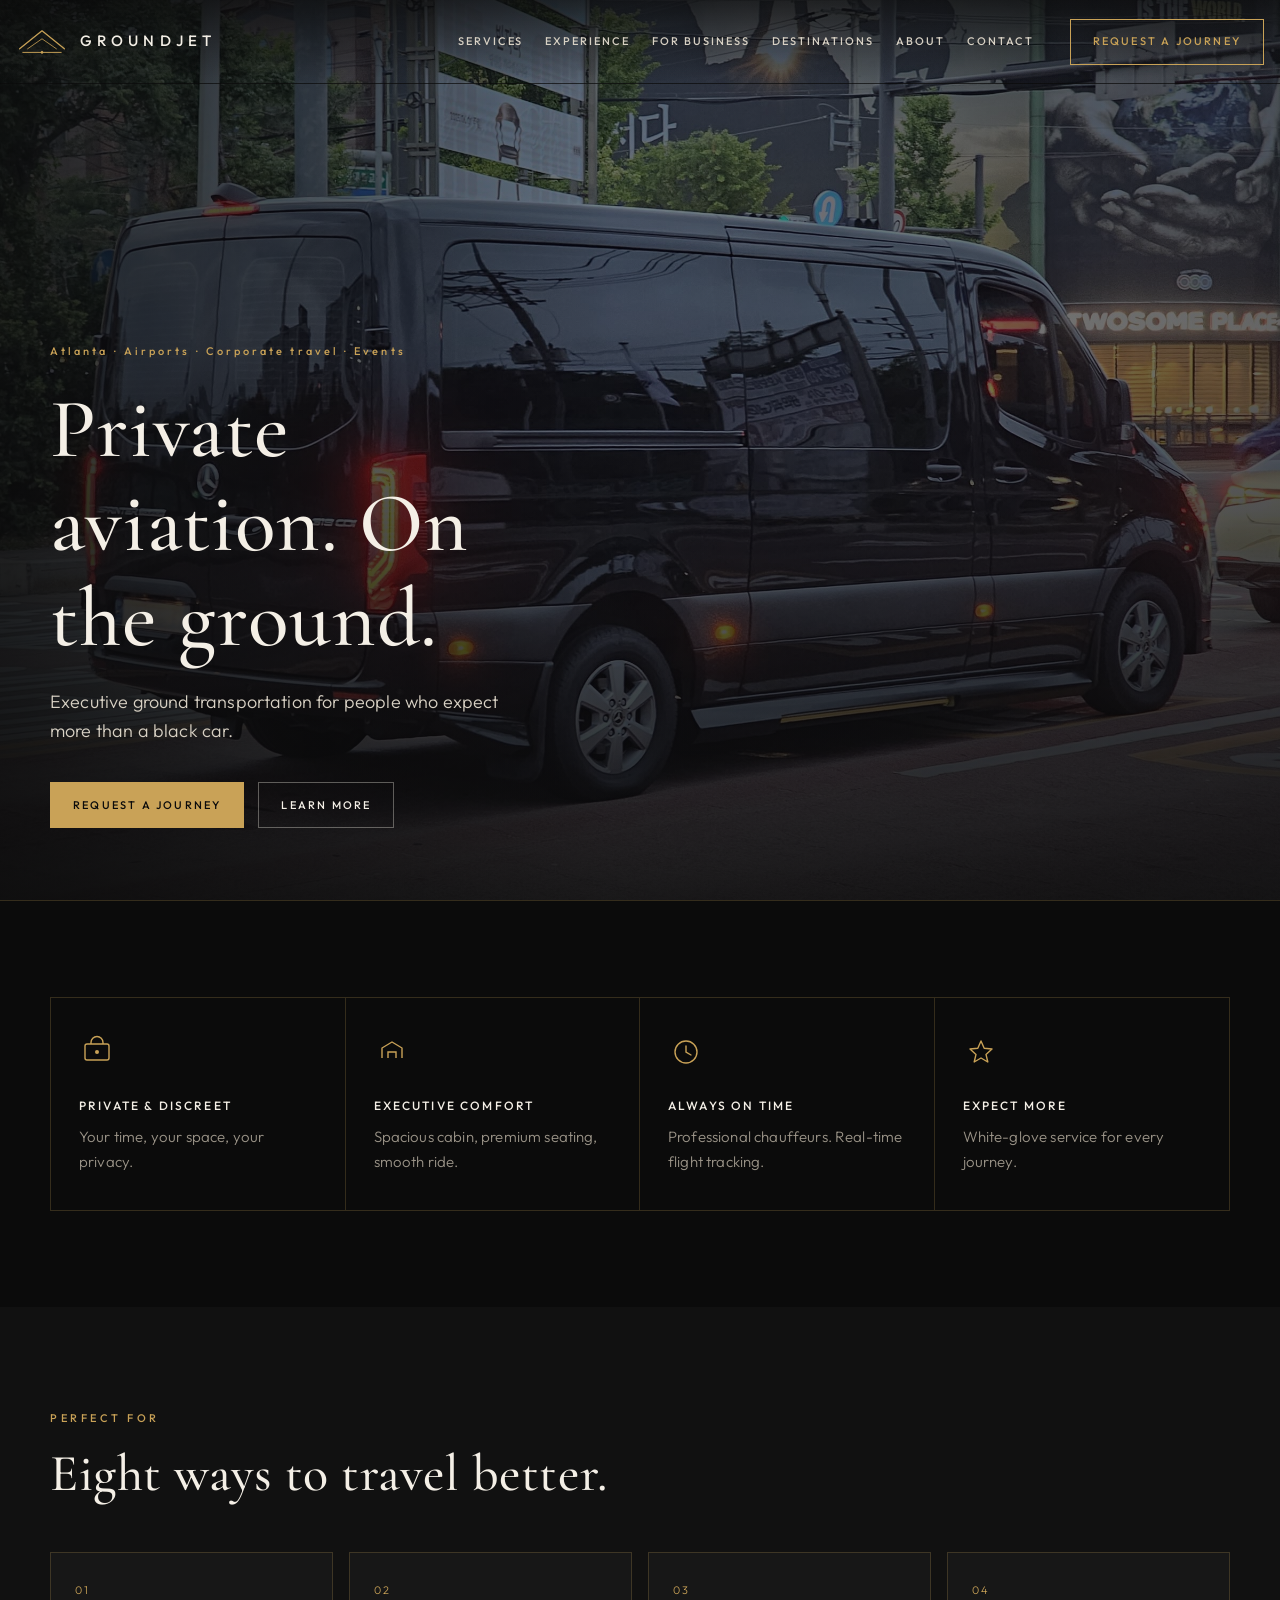
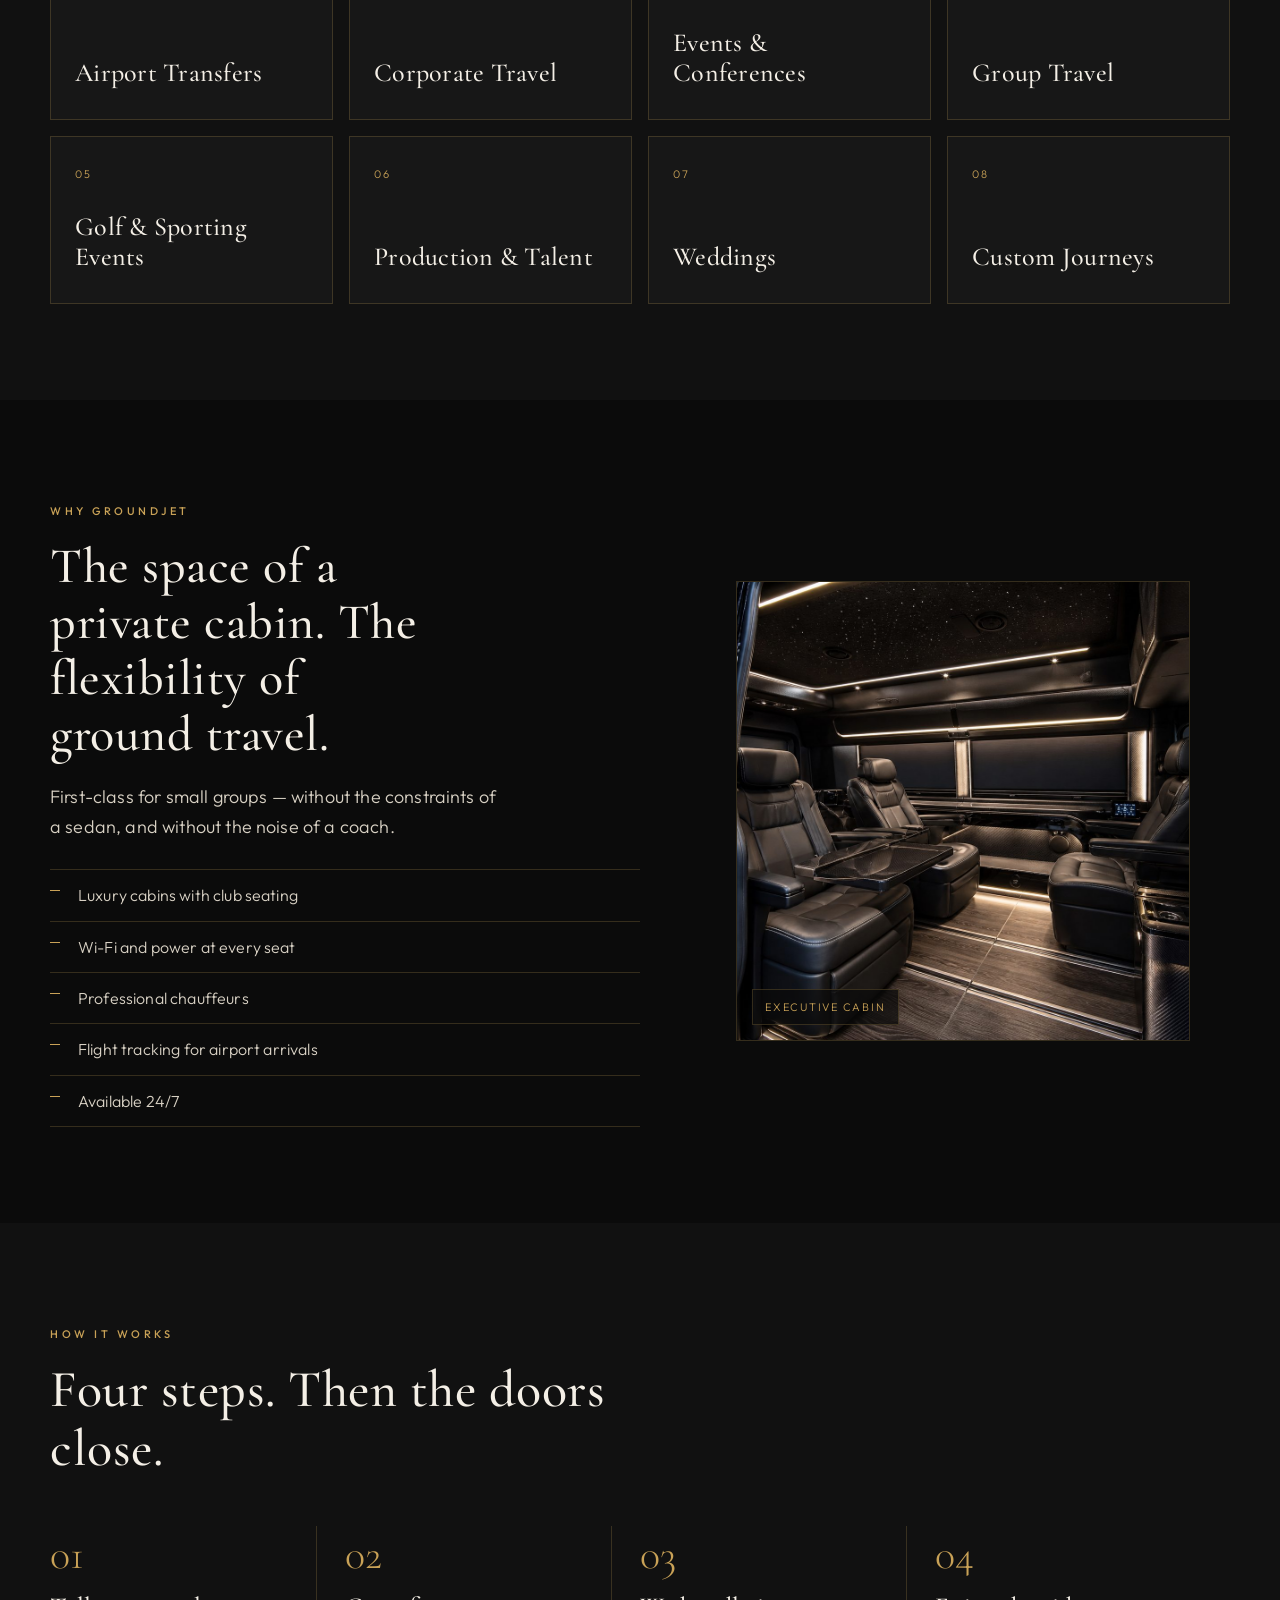
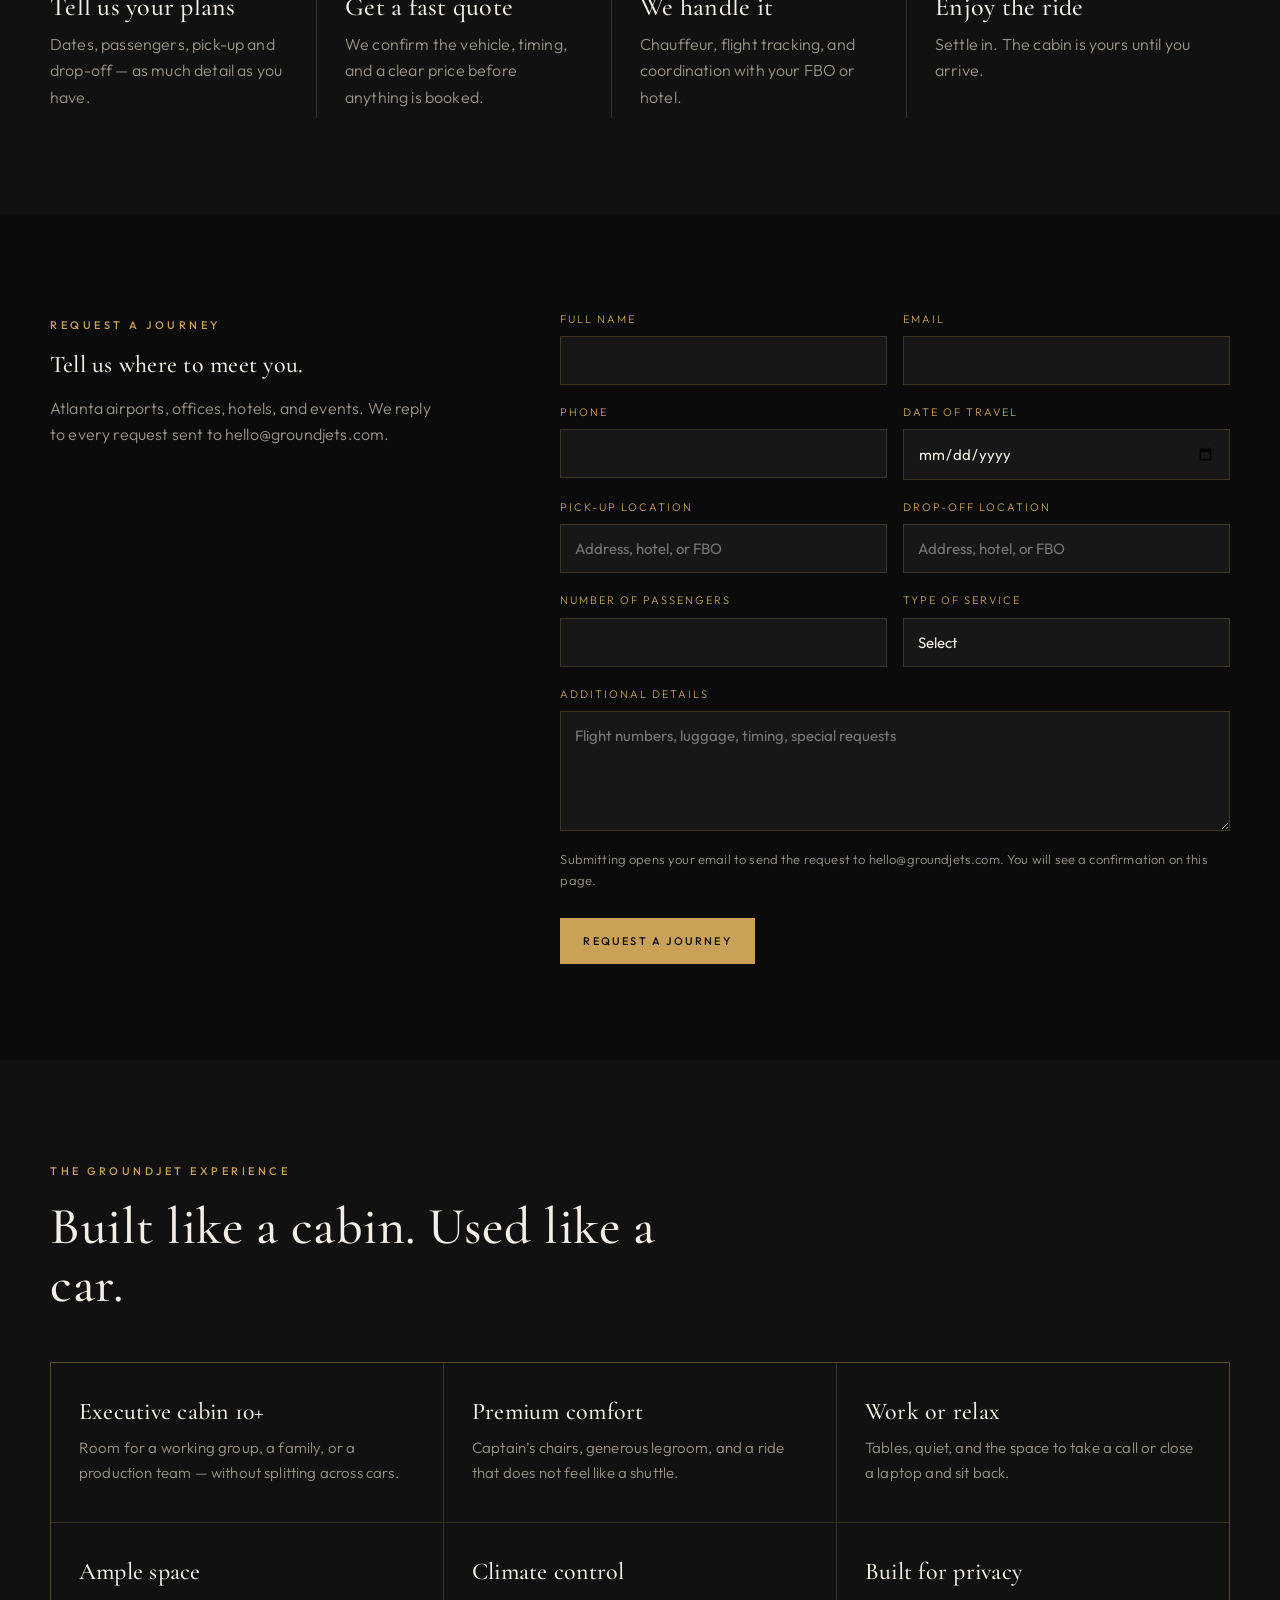
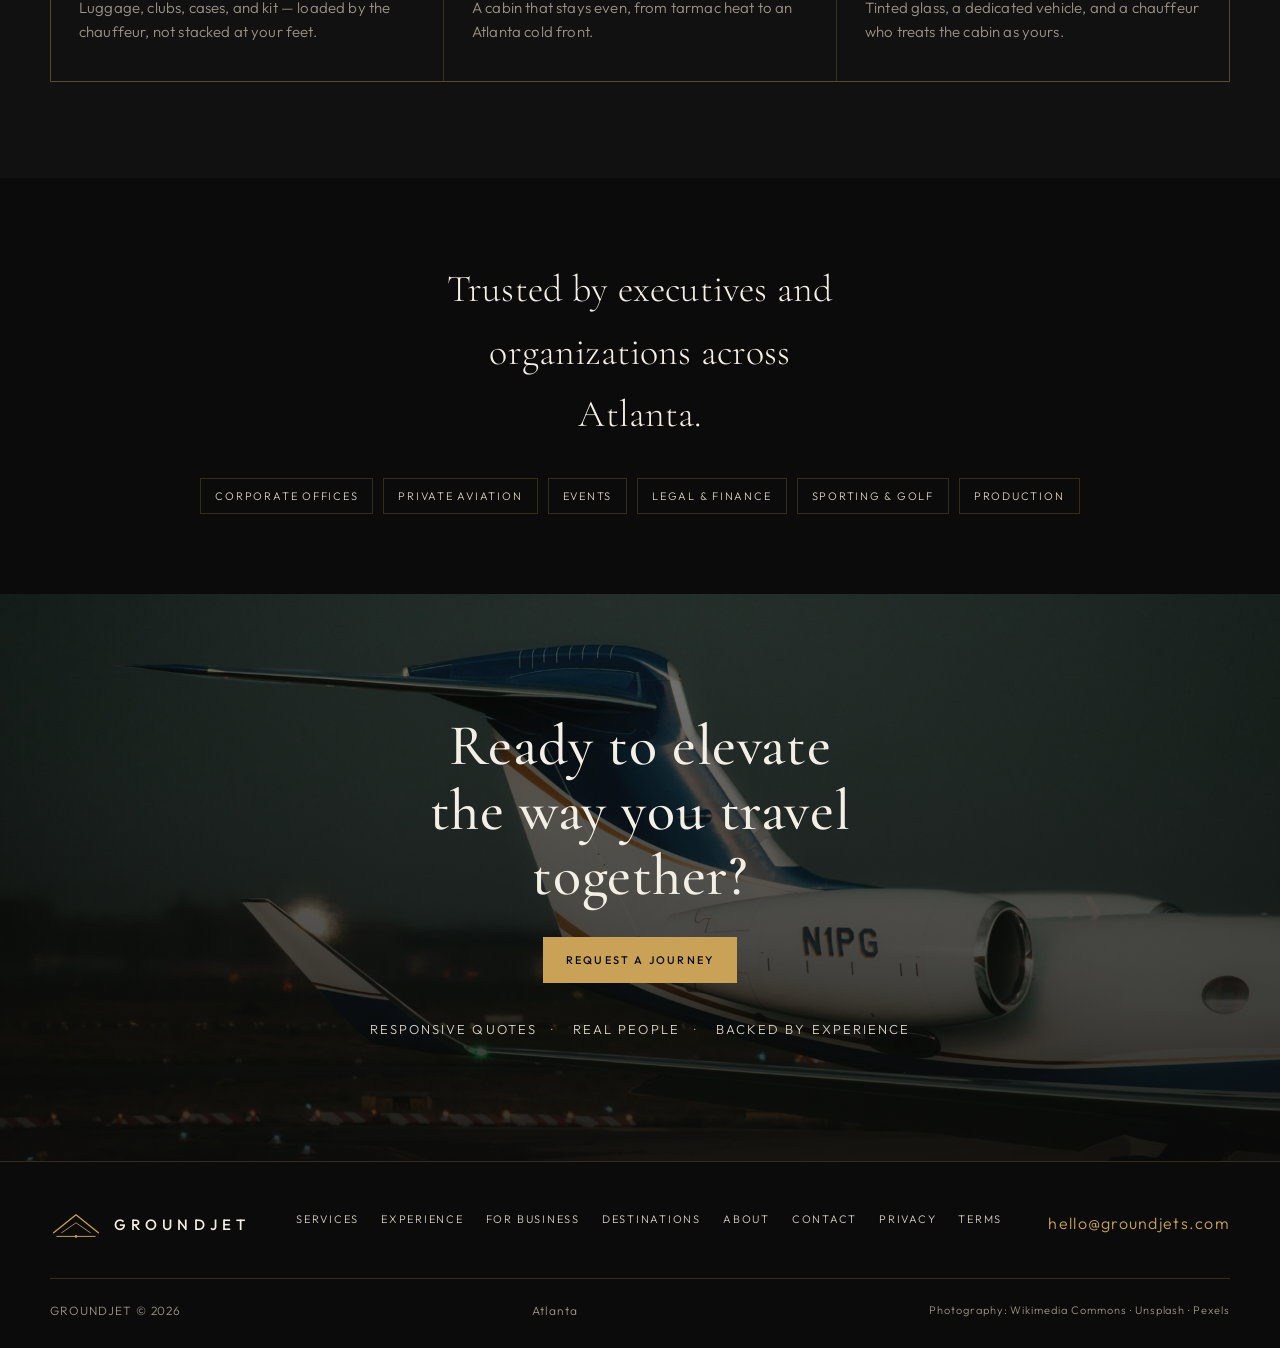
<file: docs/index.html>
<!DOCTYPE html>
<html lang="en">
<head>
  <meta charset="utf-8">
  <meta name="viewport" content="width=device-width, initial-scale=1">
  <title>GROUNDJET — Private aviation. On the ground.</title>
  <meta name="description" content="Executive ground transportation in Atlanta. Airport transfers, corporate travel, and events — Sprinter-class cabins for people who expect more than a black car.">
  <link rel="icon" href="images/mark.svg" type="image/svg+xml">
  <link rel="preconnect" href="https://fonts.googleapis.com">
  <link rel="preconnect" href="https://fonts.gstatic.com" crossorigin>
  <link href="https://fonts.googleapis.com/css2?family=Cormorant+Garamond:ital,wght@0,400;0,500;0,600;1,400&family=Outfit:wght@300;400;500;600&display=swap" rel="stylesheet">
  <link rel="stylesheet" href="css/styles.css">
</head>
<body>
  <header class="site-header">
    <div class="header-inner">
      <a class="brand" href="index.html" aria-label="GROUNDJET home">
        <svg viewBox="0 0 64 40" fill="none" aria-hidden="true"><path d="M4 28.5 L32 6 L60 28.5" stroke="currentColor" stroke-width="1.6" stroke-linecap="round" stroke-linejoin="round"/><path d="M14 28.5 L32 16 L50 28.5" stroke="currentColor" stroke-width="1.2" stroke-linecap="round" stroke-linejoin="round" opacity="0.85"/><path d="M8 33 H56" stroke="currentColor" stroke-width="1.2" stroke-linecap="round"/><circle cx="32" cy="33" r="1.6" fill="currentColor"/></svg>
        <span class="brand-name">GROUNDJET</span>
      </a>
      <nav class="nav" aria-label="Primary">
        <a href="services.html">Services</a>
        <a href="experience.html">Experience</a>
        <a href="for-business.html">For Business</a>
        <a href="destinations.html">Destinations</a>
        <a href="about.html">About</a>
        <a href="contact.html">Contact</a>
      </nav>
      <a class="btn btn-outline header-cta" href="#request">Request a journey</a>
      <button class="menu-toggle" type="button" aria-label="Open menu" aria-expanded="false"><span></span><span></span><span></span></button>
    </div>
  </header>
  <div class="mobile-panel" hidden>
    <a href="services.html">Services</a>
    <a href="experience.html">Experience</a>
    <a href="for-business.html">For Business</a>
    <a href="destinations.html">Destinations</a>
    <a href="about.html">About</a>
    <a href="contact.html">Contact</a>
    <a class="btn btn-gold" href="#request" style="margin-top:20px">Request a journey</a>
  </div>

  <section class="hero">
    <div class="hero-media">
      <img src="images/hero.jpg" alt="Black Mercedes-Benz Sprinter executive van at dusk">
    </div>
    <div class="hero-content">
      <p class="hero-kicker">Atlanta · Airports · Corporate travel · Events</p>
      <h1>Private aviation. On the ground.</h1>
      <p class="lede">Executive ground transportation for people who expect more than a black car.</p>
      <div class="hero-actions">
        <a class="btn btn-gold" href="#request">Request a journey</a>
        <a class="btn btn-ghost" href="#why">Learn more</a>
      </div>
    </div>
  </section>

  <section class="props" id="props">
    <div class="wrap">
      <div class="prop-grid">
        <article class="prop">
          <svg class="prop-icon" viewBox="0 0 36 36" fill="none" aria-hidden="true"><rect x="6" y="10" width="24" height="16" rx="2" stroke="currentColor" stroke-width="1.4"/><path d="M12 10 V8.5 A6 6 0 0 1 24 8.5 V10" stroke="currentColor" stroke-width="1.4"/><circle cx="18" cy="18" r="2" fill="currentColor"/></svg>
          <h3>Private &amp; discreet</h3>
          <p>Your time, your space, your privacy.</p>
        </article>
        <article class="prop">
          <svg class="prop-icon" viewBox="0 0 36 36" fill="none" aria-hidden="true"><path d="M8 24 V14 L18 8 L28 14 V24" stroke="currentColor" stroke-width="1.4" stroke-linejoin="round"/><path d="M14 24 V18 H22 V24" stroke="currentColor" stroke-width="1.4"/></svg>
          <h3>Executive comfort</h3>
          <p>Spacious cabin, premium seating, smooth ride.</p>
        </article>
        <article class="prop">
          <svg class="prop-icon" viewBox="0 0 36 36" fill="none" aria-hidden="true"><circle cx="18" cy="18" r="11" stroke="currentColor" stroke-width="1.4"/><path d="M18 12 V18 L23 21" stroke="currentColor" stroke-width="1.4" stroke-linecap="round"/></svg>
          <h3>Always on time</h3>
          <p>Professional chauffeurs. Real-time flight tracking.</p>
        </article>
        <article class="prop">
          <svg class="prop-icon" viewBox="0 0 36 36" fill="none" aria-hidden="true"><path d="M18 7 L21.2 14.2 L29 15 L23 20.4 L24.8 28 L18 24 L11.2 28 L13 20.4 L7 15 L14.8 14.2 Z" stroke="currentColor" stroke-width="1.4" stroke-linejoin="round"/></svg>
          <h3>Expect more</h3>
          <p>White-glove service for every journey.</p>
        </article>
      </div>
    </div>
  </section>

  <section class="perfect" id="perfect">
    <div class="wrap">
      <div class="section-head">
        <span class="eyebrow">Perfect for</span>
        <h2>Eight ways to travel better.</h2>
      </div>
      <div class="card-grid">
        <article class="card"><span class="card-num">01</span><h3>Airport Transfers</h3></article>
        <article class="card"><span class="card-num">02</span><h3>Corporate Travel</h3></article>
        <article class="card"><span class="card-num">03</span><h3>Events &amp; Conferences</h3></article>
        <article class="card"><span class="card-num">04</span><h3>Group Travel</h3></article>
        <article class="card"><span class="card-num">05</span><h3>Golf &amp; Sporting Events</h3></article>
        <article class="card"><span class="card-num">06</span><h3>Production &amp; Talent</h3></article>
        <article class="card"><span class="card-num">07</span><h3>Weddings</h3></article>
        <article class="card"><span class="card-num">08</span><h3>Custom Journeys</h3></article>
      </div>
    </div>
  </section>

  <section class="why" id="why">
    <div class="wrap">
      <div class="why-grid">
        <div class="why-copy">
          <span class="eyebrow">Why GROUNDJET</span>
          <h2>The space of a private cabin. The flexibility of ground travel.</h2>
          <p class="intro">First-class for small groups — without the constraints of a sedan, and without the noise of a coach.</p>
          <ul class="bullets">
            <li>Luxury cabins with club seating</li>
            <li>Wi-Fi and power at every seat</li>
            <li>Professional chauffeurs</li>
            <li>Flight tracking for airport arrivals</li>
            <li>Available 24/7</li>
          </ul>
        </div>
        <figure class="why-photo">
          <img src="images/cabin.jpg" alt="Modern fitted-out Sprinter executive cabin with black leather club seating">
          <figcaption>Executive cabin</figcaption>
        </figure>
      </div>
    </div>
  </section>

  <section class="how" id="how">
    <div class="wrap">
      <div class="section-head">
        <span class="eyebrow">How it works</span>
        <h2>Four steps. Then the doors close.</h2>
      </div>
      <div class="steps">
        <article class="step"><div class="step-num">01</div><h3>Tell us your plans</h3><p>Dates, passengers, pick-up and drop-off — as much detail as you have.</p></article>
        <article class="step"><div class="step-num">02</div><h3>Get a fast quote</h3><p>We confirm the vehicle, timing, and a clear price before anything is booked.</p></article>
        <article class="step"><div class="step-num">03</div><h3>We handle it</h3><p>Chauffeur, flight tracking, and coordination with your FBO or hotel.</p></article>
        <article class="step"><div class="step-num">04</div><h3>Enjoy the ride</h3><p>Settle in. The cabin is yours until you arrive.</p></article>
      </div>
    </div>
  </section>

  <section class="request" id="request">
    <div class="wrap">
      <div class="request-grid">
        <div>
          <span class="eyebrow">Request a journey</span>
          <h2>Tell us where to meet you.</h2>
          <p style="margin-top:16px;color:var(--muted);max-width:36ch;">Atlanta airports, offices, hotels, and events. We reply to every request sent to hello@groundjets.com.</p>
        </div>
        <div>
          <form class="form" name="journey" data-groundjet-form method="post" action="mailto:hello@groundjets.com">
            <p class="field" style="display:none"><label>Leave blank <input name="bot-field" tabindex="-1" autocomplete="off"></label></p>
            <div class="field"><label for="name">Full name</label><input id="name" name="Full Name" type="text" required autocomplete="name"></div>
            <div class="field"><label for="email">Email</label><input id="email" name="Email" type="email" required autocomplete="email"></div>
            <div class="field"><label for="phone">Phone</label><input id="phone" name="Phone" type="tel" required autocomplete="tel"></div>
            <div class="field"><label for="date">Date of travel</label><input id="date" name="Date of Travel" type="date" required></div>
            <div class="field"><label for="pickup">Pick-up location</label><input id="pickup" name="Pick-up Location" type="text" required placeholder="Address, hotel, or FBO"></div>
            <div class="field"><label for="dropoff">Drop-off location</label><input id="dropoff" name="Drop-off Location" type="text" required placeholder="Address, hotel, or FBO"></div>
            <div class="field"><label for="passengers">Number of passengers</label><input id="passengers" name="Number of Passengers" type="number" min="1" max="14" required></div>
            <div class="field">
              <label for="service">Type of service</label>
              <select id="service" name="Type of Service" required>
                <option value="" selected disabled>Select</option>
                <option>Airport Transfer</option>
                <option>Corporate Travel</option>
                <option>Events &amp; Conferences</option>
                <option>Group Travel</option>
                <option>Golf &amp; Sporting Events</option>
                <option>Production &amp; Talent</option>
                <option>Wedding</option>
                <option>Custom Journey</option>
              </select>
            </div>
            <div class="field full"><label for="details">Additional details</label><textarea id="details" name="Additional Details" placeholder="Flight numbers, luggage, timing, special requests"></textarea></div>
            <p class="form-note">Submitting opens your email to send the request to hello@groundjets.com. You will see a confirmation on this page.</p>
            <button class="btn btn-gold" type="submit">Request a journey</button>
          </form>
          <div class="form-success" role="status">
            <h3>Request received.</h3>
            <p>Thank you. If your email client opened, send the message to complete the request. You can also write us directly at <a href="mailto:hello@groundjets.com" style="color:var(--gold)">hello@groundjets.com</a>.</p>
          </div>
        </div>
      </div>
    </div>
  </section>

  <section class="experience" id="experience">
    <div class="wrap">
      <div class="section-head">
        <span class="eyebrow">The GROUNDJET experience</span>
        <h2>Built like a cabin. Used like a car.</h2>
      </div>
      <div class="exp-grid">
        <article class="exp-item"><h3>Executive cabin 10+</h3><p>Room for a working group, a family, or a production team — without splitting across cars.</p></article>
        <article class="exp-item"><h3>Premium comfort</h3><p>Captain’s chairs, generous legroom, and a ride that does not feel like a shuttle.</p></article>
        <article class="exp-item"><h3>Work or relax</h3><p>Tables, quiet, and the space to take a call or close a laptop and sit back.</p></article>
        <article class="exp-item"><h3>Ample space</h3><p>Luggage, clubs, cases, and kit — loaded by the chauffeur, not stacked at your feet.</p></article>
        <article class="exp-item"><h3>Climate control</h3><p>A cabin that stays even, from tarmac heat to an Atlanta cold front.</p></article>
        <article class="exp-item"><h3>Built for privacy</h3><p>Tinted glass, a dedicated vehicle, and a chauffeur who treats the cabin as yours.</p></article>
      </div>
    </div>
  </section>

  <section class="trust">
    <div class="wrap">
      <p>Trusted by executives and organizations across Atlanta.</p>
      <div class="chips">
        <span class="chip">Corporate offices</span>
        <span class="chip">Private aviation</span>
        <span class="chip">Events</span>
        <span class="chip">Legal &amp; finance</span>
        <span class="chip">Sporting &amp; golf</span>
        <span class="chip">Production</span>
      </div>
    </div>
  </section>

  <section class="cta">
    <div class="cta-media">
      <img src="images/jet-dusk.jpg" alt="Private jet on the tarmac at dusk">
    </div>
    <div class="cta-inner wrap">
      <h2>Ready to elevate the way you travel together?</h2>
      <a class="btn btn-gold" href="#request">Request a journey</a>
      <div class="cta-points">
        <span>Responsive quotes</span>
        <span>Real people</span>
        <span>Backed by experience</span>
      </div>
    </div>
  </section>

  <footer class="site-footer">
    <div class="wrap">
      <div class="footer-top">
        <a class="brand" href="index.html">
          <svg viewBox="0 0 64 40" fill="none" aria-hidden="true"><path d="M4 28.5 L32 6 L60 28.5" stroke="currentColor" stroke-width="1.6" stroke-linecap="round" stroke-linejoin="round"/><path d="M14 28.5 L32 16 L50 28.5" stroke="currentColor" stroke-width="1.2" stroke-linecap="round" stroke-linejoin="round" opacity="0.85"/><path d="M8 33 H56" stroke="currentColor" stroke-width="1.2" stroke-linecap="round"/><circle cx="32" cy="33" r="1.6" fill="currentColor"/></svg>
          <span class="brand-name">GROUNDJET</span>
        </a>
        <nav class="footer-nav" aria-label="Footer">
          <a href="services.html">Services</a>
          <a href="experience.html">Experience</a>
          <a href="for-business.html">For Business</a>
          <a href="destinations.html">Destinations</a>
          <a href="about.html">About</a>
          <a href="contact.html">Contact</a>
          <a href="privacy.html">Privacy</a>
          <a href="terms.html">Terms</a>
        </nav>
        <a class="footer-mail" href="mailto:hello@groundjets.com">hello@groundjets.com</a>
      </div>
      <div class="footer-bottom">
        <span>GROUNDJET © 2026</span>
        <span>Atlanta</span>
        <span class="credits">Photography: Wikimedia Commons · Unsplash · Pexels</span>
      </div>
    </div>
  </footer>
  <script>
    document.querySelector(".mobile-panel").removeAttribute("hidden");
  </script>
  <script src="js/main.js"></script>
</body>
</html>
</file>
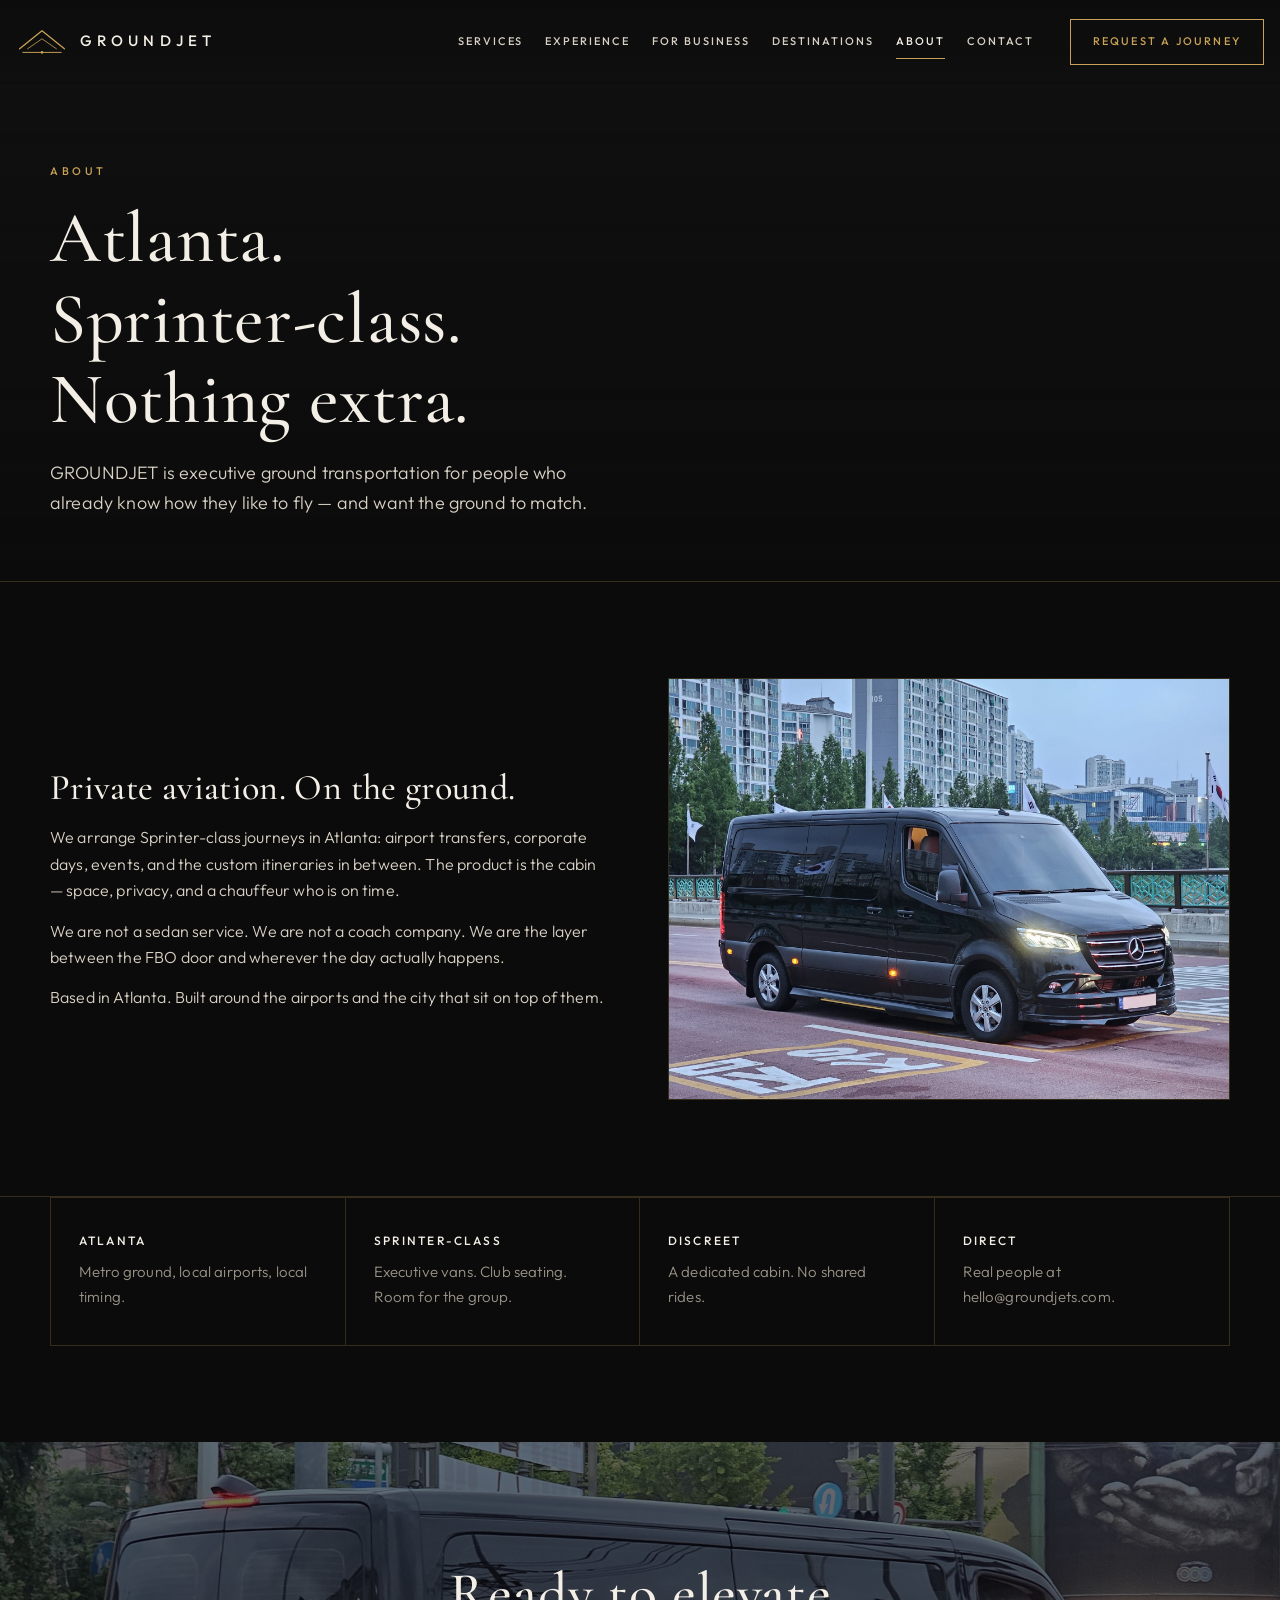
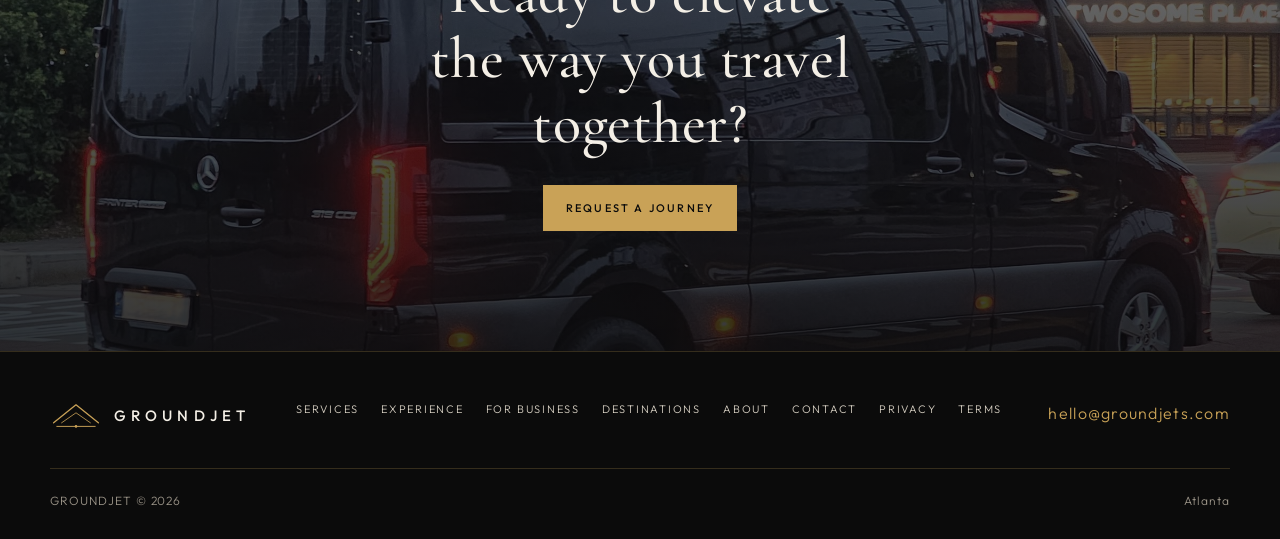
<file: docs/about.html>
<!DOCTYPE html>
<html lang="en">
<head>
  <meta charset="utf-8">
  <meta name="viewport" content="width=device-width, initial-scale=1">
  <title>About — GROUNDJET</title>
  <meta name="description" content="GROUNDJET is Atlanta executive ground transportation. Sprinter-class cabins for airports, corporate travel, and events.">
  <link rel="icon" href="images/mark.svg" type="image/svg+xml">
  <link rel="preconnect" href="https://fonts.googleapis.com">
  <link rel="preconnect" href="https://fonts.gstatic.com" crossorigin>
  <link href="https://fonts.googleapis.com/css2?family=Cormorant+Garamond:ital,wght@0,400;0,500;0,600;1,400&family=Outfit:wght@300;400;500;600&display=swap" rel="stylesheet">
  <link rel="stylesheet" href="css/styles.css">
</head>
<body>
  <header class="site-header scrolled">
    <div class="header-inner">
      <a class="brand" href="index.html" aria-label="GROUNDJET home">
        <svg viewBox="0 0 64 40" fill="none" aria-hidden="true"><path d="M4 28.5 L32 6 L60 28.5" stroke="currentColor" stroke-width="1.6" stroke-linecap="round" stroke-linejoin="round"/><path d="M14 28.5 L32 16 L50 28.5" stroke="currentColor" stroke-width="1.2" stroke-linecap="round" stroke-linejoin="round" opacity="0.85"/><path d="M8 33 H56" stroke="currentColor" stroke-width="1.2" stroke-linecap="round"/><circle cx="32" cy="33" r="1.6" fill="currentColor"/></svg>
        <span class="brand-name">GROUNDJET</span>
      </a>
      <nav class="nav" aria-label="Primary">
        <a href="services.html">Services</a>
        <a href="experience.html">Experience</a>
        <a href="for-business.html">For Business</a>
        <a href="destinations.html">Destinations</a>
        <a href="about.html" aria-current="page">About</a>
        <a href="contact.html">Contact</a>
      </nav>
      <a class="btn btn-outline header-cta" href="contact.html">Request a journey</a>
      <button class="menu-toggle" type="button" aria-label="Open menu" aria-expanded="false"><span></span><span></span><span></span></button>
    </div>
  </header>
  <div class="mobile-panel">
    <a href="services.html">Services</a>
    <a href="experience.html">Experience</a>
    <a href="for-business.html">For Business</a>
    <a href="destinations.html">Destinations</a>
    <a href="about.html">About</a>
    <a href="contact.html">Contact</a>
    <a class="btn btn-gold" href="contact.html" style="margin-top:20px">Request a journey</a>
  </div>

  <header class="page-hero">
    <div class="wrap">
      <span class="eyebrow">About</span>
      <h1>Atlanta. Sprinter-class. Nothing extra.</h1>
      <p class="lede">GROUNDJET is executive ground transportation for people who already know how they like to fly — and want the ground to match.</p>
    </div>
  </header>

  <section>
    <div class="wrap split">
      <div class="prose">
        <h2>Private aviation. On the ground.</h2>
        <p>We arrange Sprinter-class journeys in Atlanta: airport transfers, corporate days, events, and the custom itineraries in between. The product is the cabin — space, privacy, and a chauffeur who is on time.</p>
        <p>We are not a sedan service. We are not a coach company. We are the layer between the FBO door and wherever the day actually happens.</p>
        <p>Based in Atlanta. Built around the airports and the city that sit on top of them.</p>
      </div>
      <img src="images/van.jpg" alt="Black Mercedes-Benz Sprinter, the GROUNDJET vehicle class">
    </div>
  </section>

  <section class="props" style="padding-top:0">
    <div class="wrap">
      <div class="prop-grid">
        <article class="prop"><h3>Atlanta</h3><p>Metro ground, local airports, local timing.</p></article>
        <article class="prop"><h3>Sprinter-class</h3><p>Executive vans. Club seating. Room for the group.</p></article>
        <article class="prop"><h3>Discreet</h3><p>A dedicated cabin. No shared rides.</p></article>
        <article class="prop"><h3>Direct</h3><p>Real people at hello@groundjets.com.</p></article>
      </div>
    </div>
  </section>

  <section class="cta">
    <div class="cta-media"><img src="images/hero.jpg" alt="Executive Sprinter at dusk"></div>
    <div class="cta-inner wrap">
      <h2>Ready to elevate the way you travel together?</h2>
      <a class="btn btn-gold" href="contact.html">Request a journey</a>
    </div>
  </section>

  <footer class="site-footer">
    <div class="wrap">
      <div class="footer-top">
        <a class="brand" href="index.html">
          <svg viewBox="0 0 64 40" fill="none" aria-hidden="true"><path d="M4 28.5 L32 6 L60 28.5" stroke="currentColor" stroke-width="1.6" stroke-linecap="round" stroke-linejoin="round"/><path d="M14 28.5 L32 16 L50 28.5" stroke="currentColor" stroke-width="1.2" stroke-linecap="round" stroke-linejoin="round" opacity="0.85"/><path d="M8 33 H56" stroke="currentColor" stroke-width="1.2" stroke-linecap="round"/><circle cx="32" cy="33" r="1.6" fill="currentColor"/></svg>
          <span class="brand-name">GROUNDJET</span>
        </a>
        <nav class="footer-nav">
          <a href="services.html">Services</a>
          <a href="experience.html">Experience</a>
          <a href="for-business.html">For Business</a>
          <a href="destinations.html">Destinations</a>
          <a href="about.html">About</a>
          <a href="contact.html">Contact</a>
          <a href="privacy.html">Privacy</a>
          <a href="terms.html">Terms</a>
        </nav>
        <a class="footer-mail" href="mailto:hello@groundjets.com">hello@groundjets.com</a>
      </div>
      <div class="footer-bottom"><span>GROUNDJET © 2026</span><span>Atlanta</span></div>
    </div>
  </footer>
  <script src="js/main.js"></script>
</body>
</html>
</file>
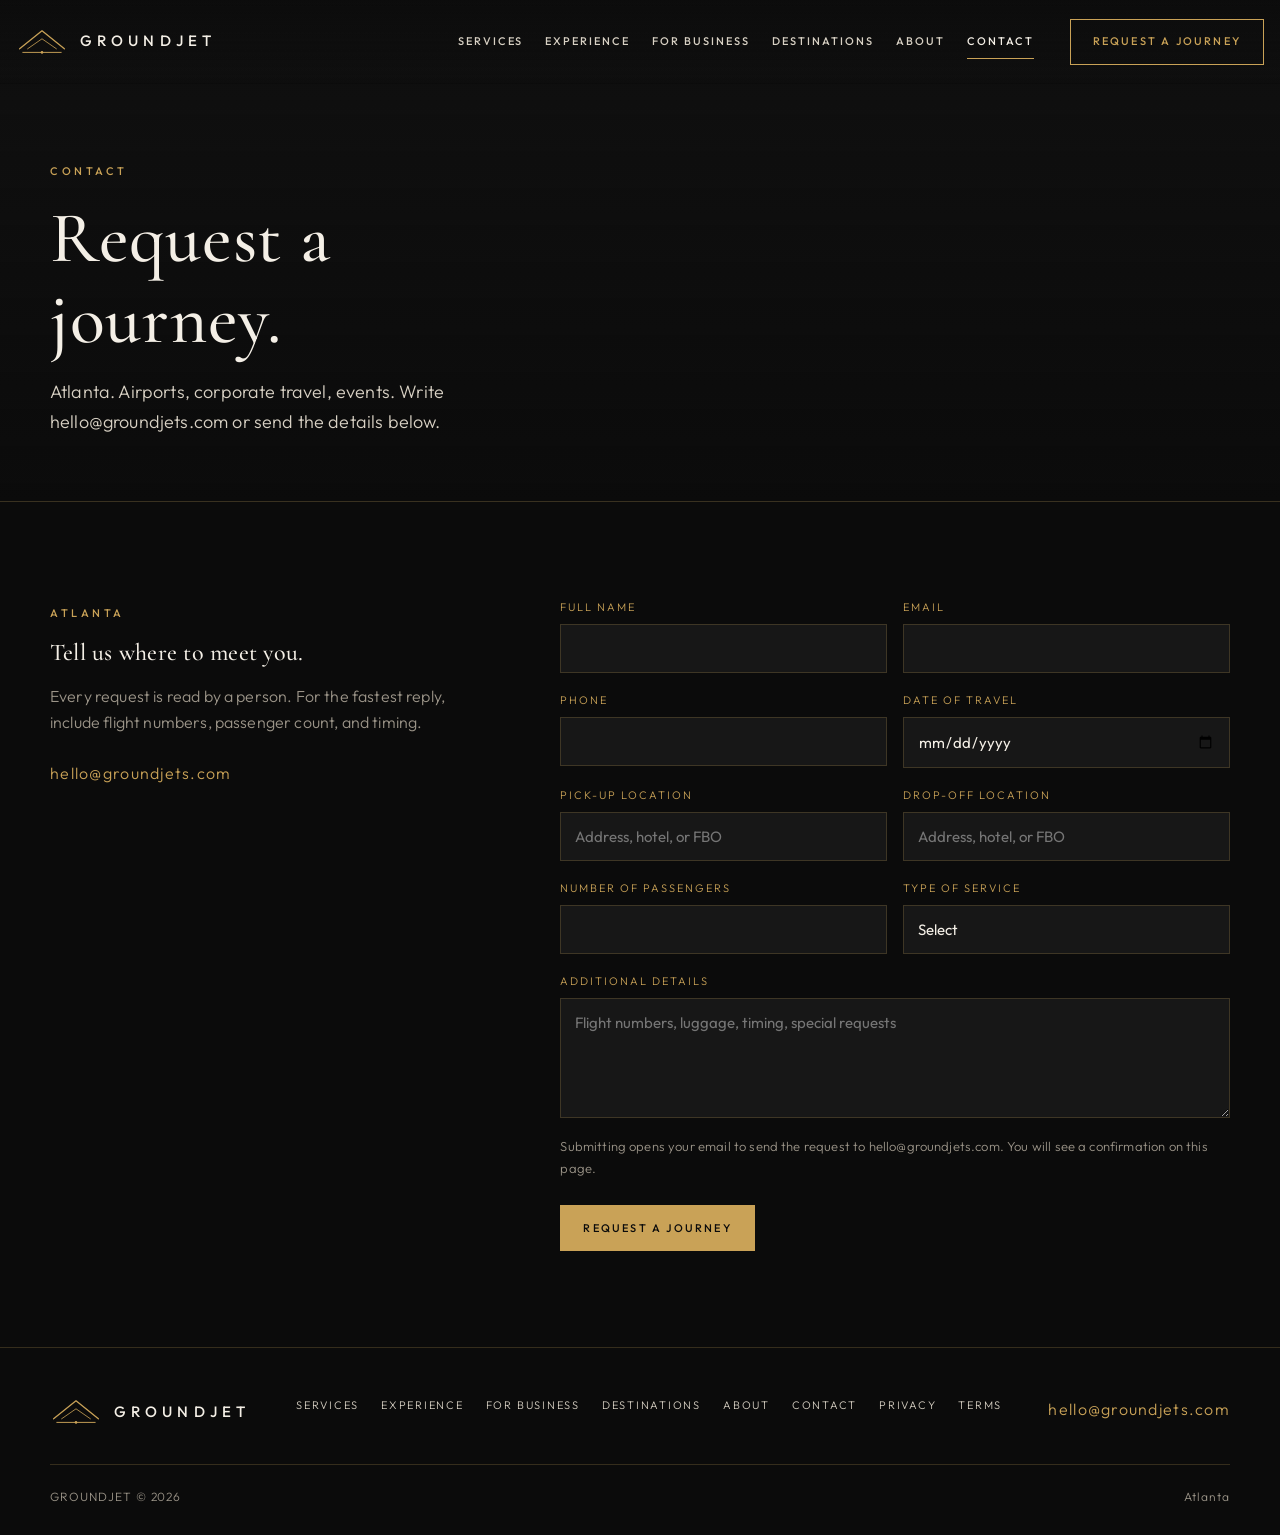
<file: docs/contact.html>
<!DOCTYPE html>
<html lang="en">
<head>
  <meta charset="utf-8">
  <meta name="viewport" content="width=device-width, initial-scale=1">
  <title>Contact — GROUNDJET</title>
  <meta name="description" content="Request a GROUNDJET journey in Atlanta. Email hello@groundjets.com or send your travel details through the form.">
  <link rel="icon" href="images/mark.svg" type="image/svg+xml">
  <link rel="preconnect" href="https://fonts.googleapis.com">
  <link rel="preconnect" href="https://fonts.gstatic.com" crossorigin>
  <link href="https://fonts.googleapis.com/css2?family=Cormorant+Garamond:ital,wght@0,400;0,500;0,600;1,400&family=Outfit:wght@300;400;500;600&display=swap" rel="stylesheet">
  <link rel="stylesheet" href="css/styles.css">
</head>
<body>
  <header class="site-header scrolled">
    <div class="header-inner">
      <a class="brand" href="index.html" aria-label="GROUNDJET home">
        <svg viewBox="0 0 64 40" fill="none" aria-hidden="true"><path d="M4 28.5 L32 6 L60 28.5" stroke="currentColor" stroke-width="1.6" stroke-linecap="round" stroke-linejoin="round"/><path d="M14 28.5 L32 16 L50 28.5" stroke="currentColor" stroke-width="1.2" stroke-linecap="round" stroke-linejoin="round" opacity="0.85"/><path d="M8 33 H56" stroke="currentColor" stroke-width="1.2" stroke-linecap="round"/><circle cx="32" cy="33" r="1.6" fill="currentColor"/></svg>
        <span class="brand-name">GROUNDJET</span>
      </a>
      <nav class="nav" aria-label="Primary">
        <a href="services.html">Services</a>
        <a href="experience.html">Experience</a>
        <a href="for-business.html">For Business</a>
        <a href="destinations.html">Destinations</a>
        <a href="about.html">About</a>
        <a href="contact.html" aria-current="page">Contact</a>
      </nav>
      <a class="btn btn-outline header-cta" href="#request">Request a journey</a>
      <button class="menu-toggle" type="button" aria-label="Open menu" aria-expanded="false"><span></span><span></span><span></span></button>
    </div>
  </header>
  <div class="mobile-panel">
    <a href="services.html">Services</a>
    <a href="experience.html">Experience</a>
    <a href="for-business.html">For Business</a>
    <a href="destinations.html">Destinations</a>
    <a href="about.html">About</a>
    <a href="contact.html">Contact</a>
    <a class="btn btn-gold" href="#request" style="margin-top:20px">Request a journey</a>
  </div>

  <header class="page-hero">
    <div class="wrap">
      <span class="eyebrow">Contact</span>
      <h1>Request a journey.</h1>
      <p class="lede">Atlanta. Airports, corporate travel, events. Write hello@groundjets.com or send the details below.</p>
    </div>
  </header>

  <section class="request" id="request">
    <div class="wrap">
      <div class="request-grid">
        <div>
          <span class="eyebrow">Atlanta</span>
          <h2>Tell us where to meet you.</h2>
          <p style="margin-top:16px;color:var(--muted);max-width:36ch;">Every request is read by a person. For the fastest reply, include flight numbers, passenger count, and timing.</p>
          <p style="margin-top:24px;"><a class="footer-mail" href="mailto:hello@groundjets.com">hello@groundjets.com</a></p>
        </div>
        <div>
          <form class="form" name="journey" data-groundjet-form method="post" action="mailto:hello@groundjets.com">
            <p class="field" style="display:none"><label>Leave blank <input name="bot-field" tabindex="-1" autocomplete="off"></label></p>
            <div class="field"><label for="name">Full name</label><input id="name" name="Full Name" type="text" required autocomplete="name"></div>
            <div class="field"><label for="email">Email</label><input id="email" name="Email" type="email" required autocomplete="email"></div>
            <div class="field"><label for="phone">Phone</label><input id="phone" name="Phone" type="tel" required autocomplete="tel"></div>
            <div class="field"><label for="date">Date of travel</label><input id="date" name="Date of Travel" type="date" required></div>
            <div class="field"><label for="pickup">Pick-up location</label><input id="pickup" name="Pick-up Location" type="text" required placeholder="Address, hotel, or FBO"></div>
            <div class="field"><label for="dropoff">Drop-off location</label><input id="dropoff" name="Drop-off Location" type="text" required placeholder="Address, hotel, or FBO"></div>
            <div class="field"><label for="passengers">Number of passengers</label><input id="passengers" name="Number of Passengers" type="number" min="1" max="14" required></div>
            <div class="field">
              <label for="service">Type of service</label>
              <select id="service" name="Type of Service" required>
                <option value="" selected disabled>Select</option>
                <option>Airport Transfer</option>
                <option>Corporate Travel</option>
                <option>Events &amp; Conferences</option>
                <option>Group Travel</option>
                <option>Golf &amp; Sporting Events</option>
                <option>Production &amp; Talent</option>
                <option>Wedding</option>
                <option>Custom Journey</option>
              </select>
            </div>
            <div class="field full"><label for="details">Additional details</label><textarea id="details" name="Additional Details" placeholder="Flight numbers, luggage, timing, special requests"></textarea></div>
            <p class="form-note">Submitting opens your email to send the request to hello@groundjets.com. You will see a confirmation on this page.</p>
            <button class="btn btn-gold" type="submit">Request a journey</button>
          </form>
          <div class="form-success" role="status">
            <h3>Request received.</h3>
            <p>Thank you. If your email client opened, send the message to complete the request. You can also write us directly at <a href="mailto:hello@groundjets.com" style="color:var(--gold)">hello@groundjets.com</a>.</p>
          </div>
        </div>
      </div>
    </div>
  </section>

  <footer class="site-footer">
    <div class="wrap">
      <div class="footer-top">
        <a class="brand" href="index.html">
          <svg viewBox="0 0 64 40" fill="none" aria-hidden="true"><path d="M4 28.5 L32 6 L60 28.5" stroke="currentColor" stroke-width="1.6" stroke-linecap="round" stroke-linejoin="round"/><path d="M14 28.5 L32 16 L50 28.5" stroke="currentColor" stroke-width="1.2" stroke-linecap="round" stroke-linejoin="round" opacity="0.85"/><path d="M8 33 H56" stroke="currentColor" stroke-width="1.2" stroke-linecap="round"/><circle cx="32" cy="33" r="1.6" fill="currentColor"/></svg>
          <span class="brand-name">GROUNDJET</span>
        </a>
        <nav class="footer-nav">
          <a href="services.html">Services</a>
          <a href="experience.html">Experience</a>
          <a href="for-business.html">For Business</a>
          <a href="destinations.html">Destinations</a>
          <a href="about.html">About</a>
          <a href="contact.html">Contact</a>
          <a href="privacy.html">Privacy</a>
          <a href="terms.html">Terms</a>
        </nav>
        <a class="footer-mail" href="mailto:hello@groundjets.com">hello@groundjets.com</a>
      </div>
      <div class="footer-bottom"><span>GROUNDJET © 2026</span><span>Atlanta</span></div>
    </div>
  </footer>
  <script src="js/main.js"></script>
</body>
</html>
</file>
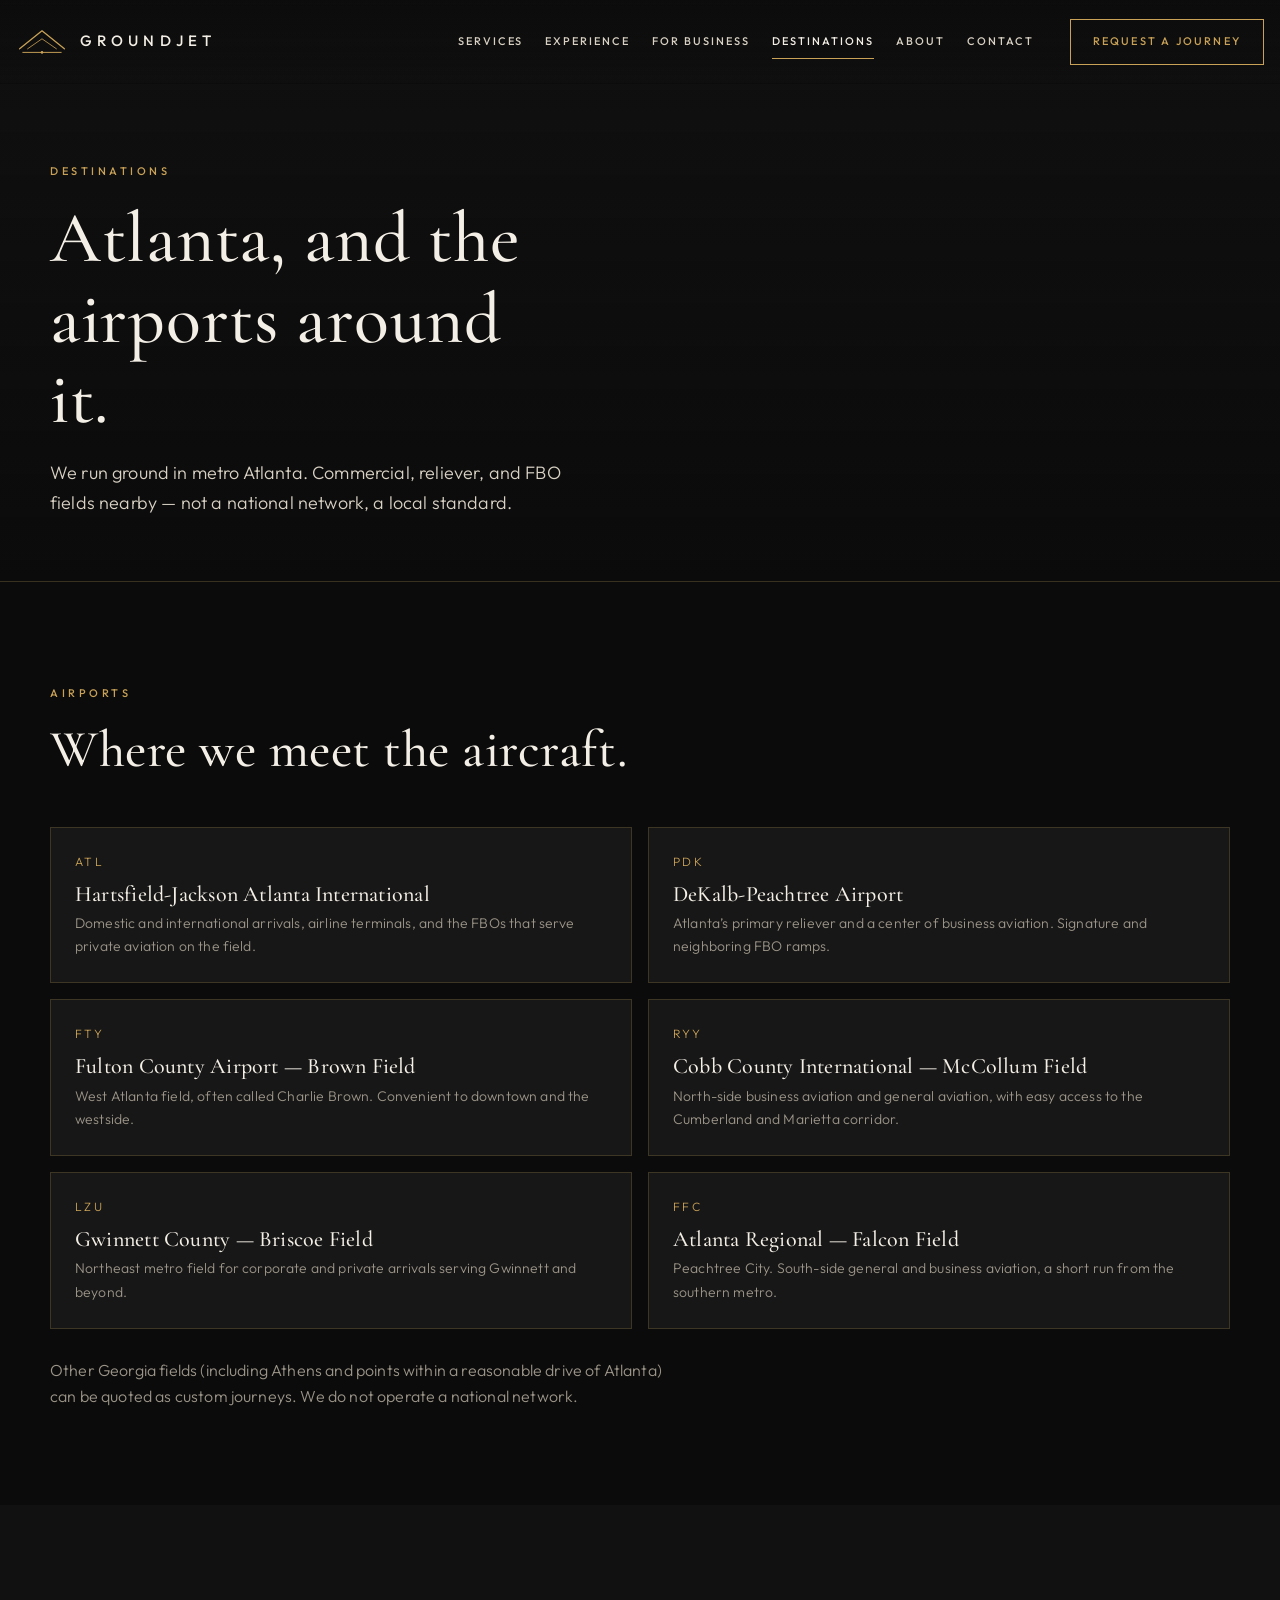
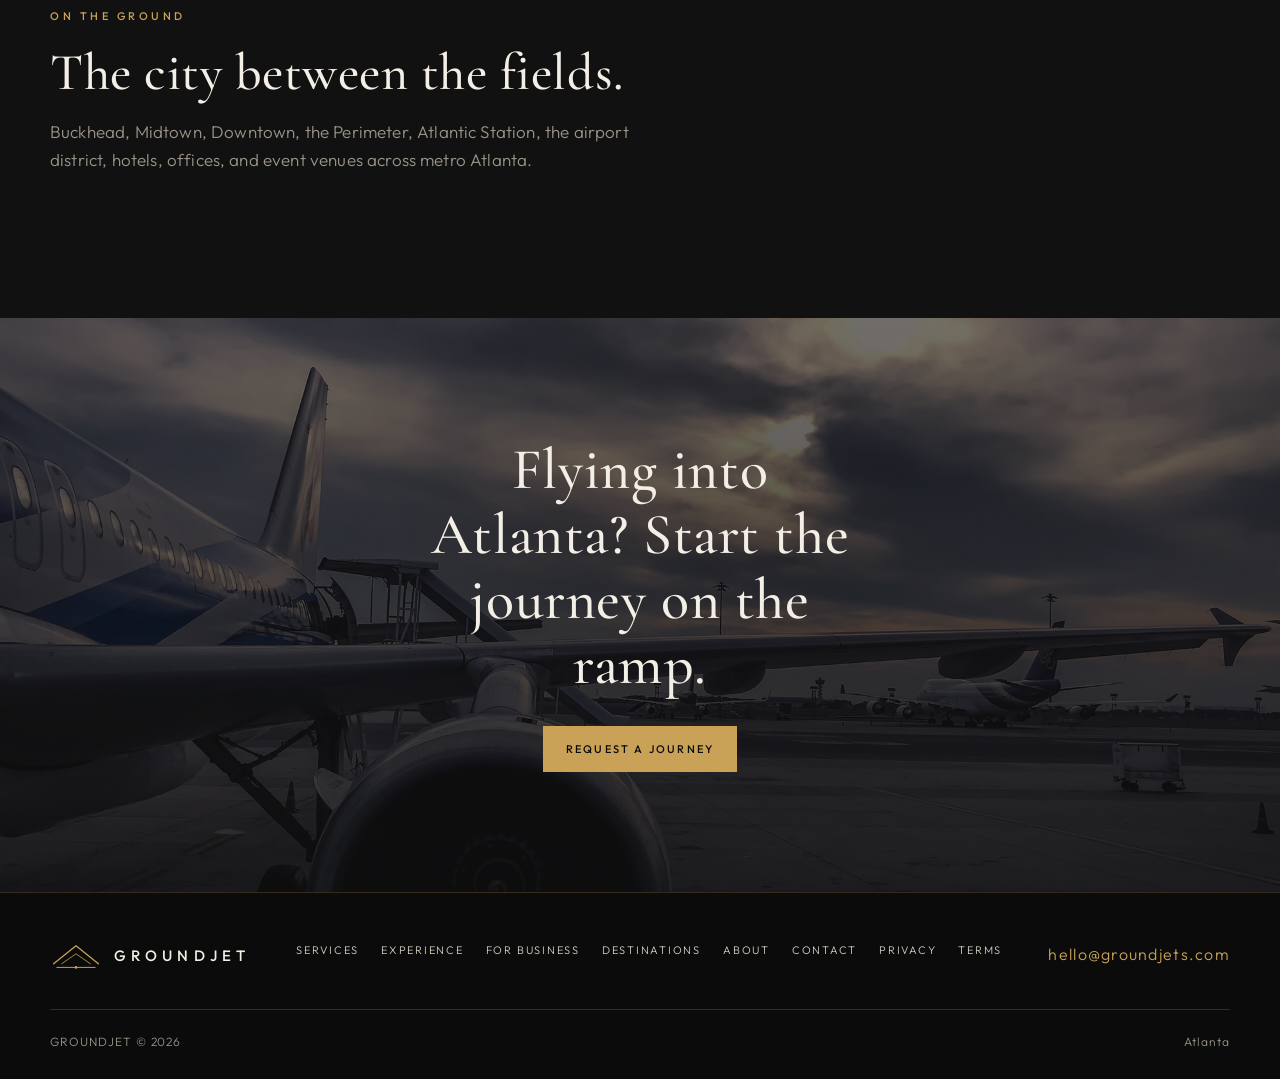
<file: docs/destinations.html>
<!DOCTYPE html>
<html lang="en">
<head>
  <meta charset="utf-8">
  <meta name="viewport" content="width=device-width, initial-scale=1">
  <title>Destinations — GROUNDJET</title>
  <meta name="description" content="GROUNDJET serves Atlanta and nearby Georgia airports: ATL, PDK, FTY, RYY, LZU, and Falcon Field, plus metro hotels, offices, and event venues.">
  <link rel="icon" href="images/mark.svg" type="image/svg+xml">
  <link rel="preconnect" href="https://fonts.googleapis.com">
  <link rel="preconnect" href="https://fonts.gstatic.com" crossorigin>
  <link href="https://fonts.googleapis.com/css2?family=Cormorant+Garamond:ital,wght@0,400;0,500;0,600;1,400&family=Outfit:wght@300;400;500;600&display=swap" rel="stylesheet">
  <link rel="stylesheet" href="css/styles.css">
</head>
<body>
  <header class="site-header scrolled">
    <div class="header-inner">
      <a class="brand" href="index.html" aria-label="GROUNDJET home">
        <svg viewBox="0 0 64 40" fill="none" aria-hidden="true"><path d="M4 28.5 L32 6 L60 28.5" stroke="currentColor" stroke-width="1.6" stroke-linecap="round" stroke-linejoin="round"/><path d="M14 28.5 L32 16 L50 28.5" stroke="currentColor" stroke-width="1.2" stroke-linecap="round" stroke-linejoin="round" opacity="0.85"/><path d="M8 33 H56" stroke="currentColor" stroke-width="1.2" stroke-linecap="round"/><circle cx="32" cy="33" r="1.6" fill="currentColor"/></svg>
        <span class="brand-name">GROUNDJET</span>
      </a>
      <nav class="nav" aria-label="Primary">
        <a href="services.html">Services</a>
        <a href="experience.html">Experience</a>
        <a href="for-business.html">For Business</a>
        <a href="destinations.html" aria-current="page">Destinations</a>
        <a href="about.html">About</a>
        <a href="contact.html">Contact</a>
      </nav>
      <a class="btn btn-outline header-cta" href="contact.html">Request a journey</a>
      <button class="menu-toggle" type="button" aria-label="Open menu" aria-expanded="false"><span></span><span></span><span></span></button>
    </div>
  </header>
  <div class="mobile-panel">
    <a href="services.html">Services</a>
    <a href="experience.html">Experience</a>
    <a href="for-business.html">For Business</a>
    <a href="destinations.html">Destinations</a>
    <a href="about.html">About</a>
    <a href="contact.html">Contact</a>
    <a class="btn btn-gold" href="contact.html" style="margin-top:20px">Request a journey</a>
  </div>

  <header class="page-hero">
    <div class="wrap">
      <span class="eyebrow">Destinations</span>
      <h1>Atlanta, and the airports around it.</h1>
      <p class="lede">We run ground in metro Atlanta. Commercial, reliever, and FBO fields nearby — not a national network, a local standard.</p>
    </div>
  </header>

  <section>
    <div class="wrap">
      <div class="section-head">
        <span class="eyebrow">Airports</span>
        <h2>Where we meet the aircraft.</h2>
      </div>
      <div class="airport-list">
        <article class="airport">
          <div class="code">ATL</div>
          <h3>Hartsfield-Jackson Atlanta International</h3>
          <p>Domestic and international arrivals, airline terminals, and the FBOs that serve private aviation on the field.</p>
        </article>
        <article class="airport">
          <div class="code">PDK</div>
          <h3>DeKalb-Peachtree Airport</h3>
          <p>Atlanta’s primary reliever and a center of business aviation. Signature and neighboring FBO ramps.</p>
        </article>
        <article class="airport">
          <div class="code">FTY</div>
          <h3>Fulton County Airport — Brown Field</h3>
          <p>West Atlanta field, often called Charlie Brown. Convenient to downtown and the westside.</p>
        </article>
        <article class="airport">
          <div class="code">RYY</div>
          <h3>Cobb County International — McCollum Field</h3>
          <p>North-side business aviation and general aviation, with easy access to the Cumberland and Marietta corridor.</p>
        </article>
        <article class="airport">
          <div class="code">LZU</div>
          <h3>Gwinnett County — Briscoe Field</h3>
          <p>Northeast metro field for corporate and private arrivals serving Gwinnett and beyond.</p>
        </article>
        <article class="airport">
          <div class="code">FFC</div>
          <h3>Atlanta Regional — Falcon Field</h3>
          <p>Peachtree City. South-side general and business aviation, a short run from the southern metro.</p>
        </article>
      </div>
      <p style="margin-top:28px;color:var(--muted);max-width:56ch;">Other Georgia fields (including Athens and points within a reasonable drive of Atlanta) can be quoted as custom journeys. We do not operate a national network.</p>
    </div>
  </section>

  <section class="perfect">
    <div class="wrap">
      <div class="section-head">
        <span class="eyebrow">On the ground</span>
        <h2>The city between the fields.</h2>
        <p>Buckhead, Midtown, Downtown, the Perimeter, Atlantic Station, the airport district, hotels, offices, and event venues across metro Atlanta.</p>
      </div>
    </div>
  </section>

  <section class="cta">
    <div class="cta-media"><img src="images/airport.jpg" alt="Jet engine and wing on the tarmac at dusk"></div>
    <div class="cta-inner wrap">
      <h2>Flying into Atlanta? Start the journey on the ramp.</h2>
      <a class="btn btn-gold" href="contact.html">Request a journey</a>
    </div>
  </section>

  <footer class="site-footer">
    <div class="wrap">
      <div class="footer-top">
        <a class="brand" href="index.html">
          <svg viewBox="0 0 64 40" fill="none" aria-hidden="true"><path d="M4 28.5 L32 6 L60 28.5" stroke="currentColor" stroke-width="1.6" stroke-linecap="round" stroke-linejoin="round"/><path d="M14 28.5 L32 16 L50 28.5" stroke="currentColor" stroke-width="1.2" stroke-linecap="round" stroke-linejoin="round" opacity="0.85"/><path d="M8 33 H56" stroke="currentColor" stroke-width="1.2" stroke-linecap="round"/><circle cx="32" cy="33" r="1.6" fill="currentColor"/></svg>
          <span class="brand-name">GROUNDJET</span>
        </a>
        <nav class="footer-nav">
          <a href="services.html">Services</a>
          <a href="experience.html">Experience</a>
          <a href="for-business.html">For Business</a>
          <a href="destinations.html">Destinations</a>
          <a href="about.html">About</a>
          <a href="contact.html">Contact</a>
          <a href="privacy.html">Privacy</a>
          <a href="terms.html">Terms</a>
        </nav>
        <a class="footer-mail" href="mailto:hello@groundjets.com">hello@groundjets.com</a>
      </div>
      <div class="footer-bottom"><span>GROUNDJET © 2026</span><span>Atlanta</span></div>
    </div>
  </footer>
  <script src="js/main.js"></script>
</body>
</html>
</file>
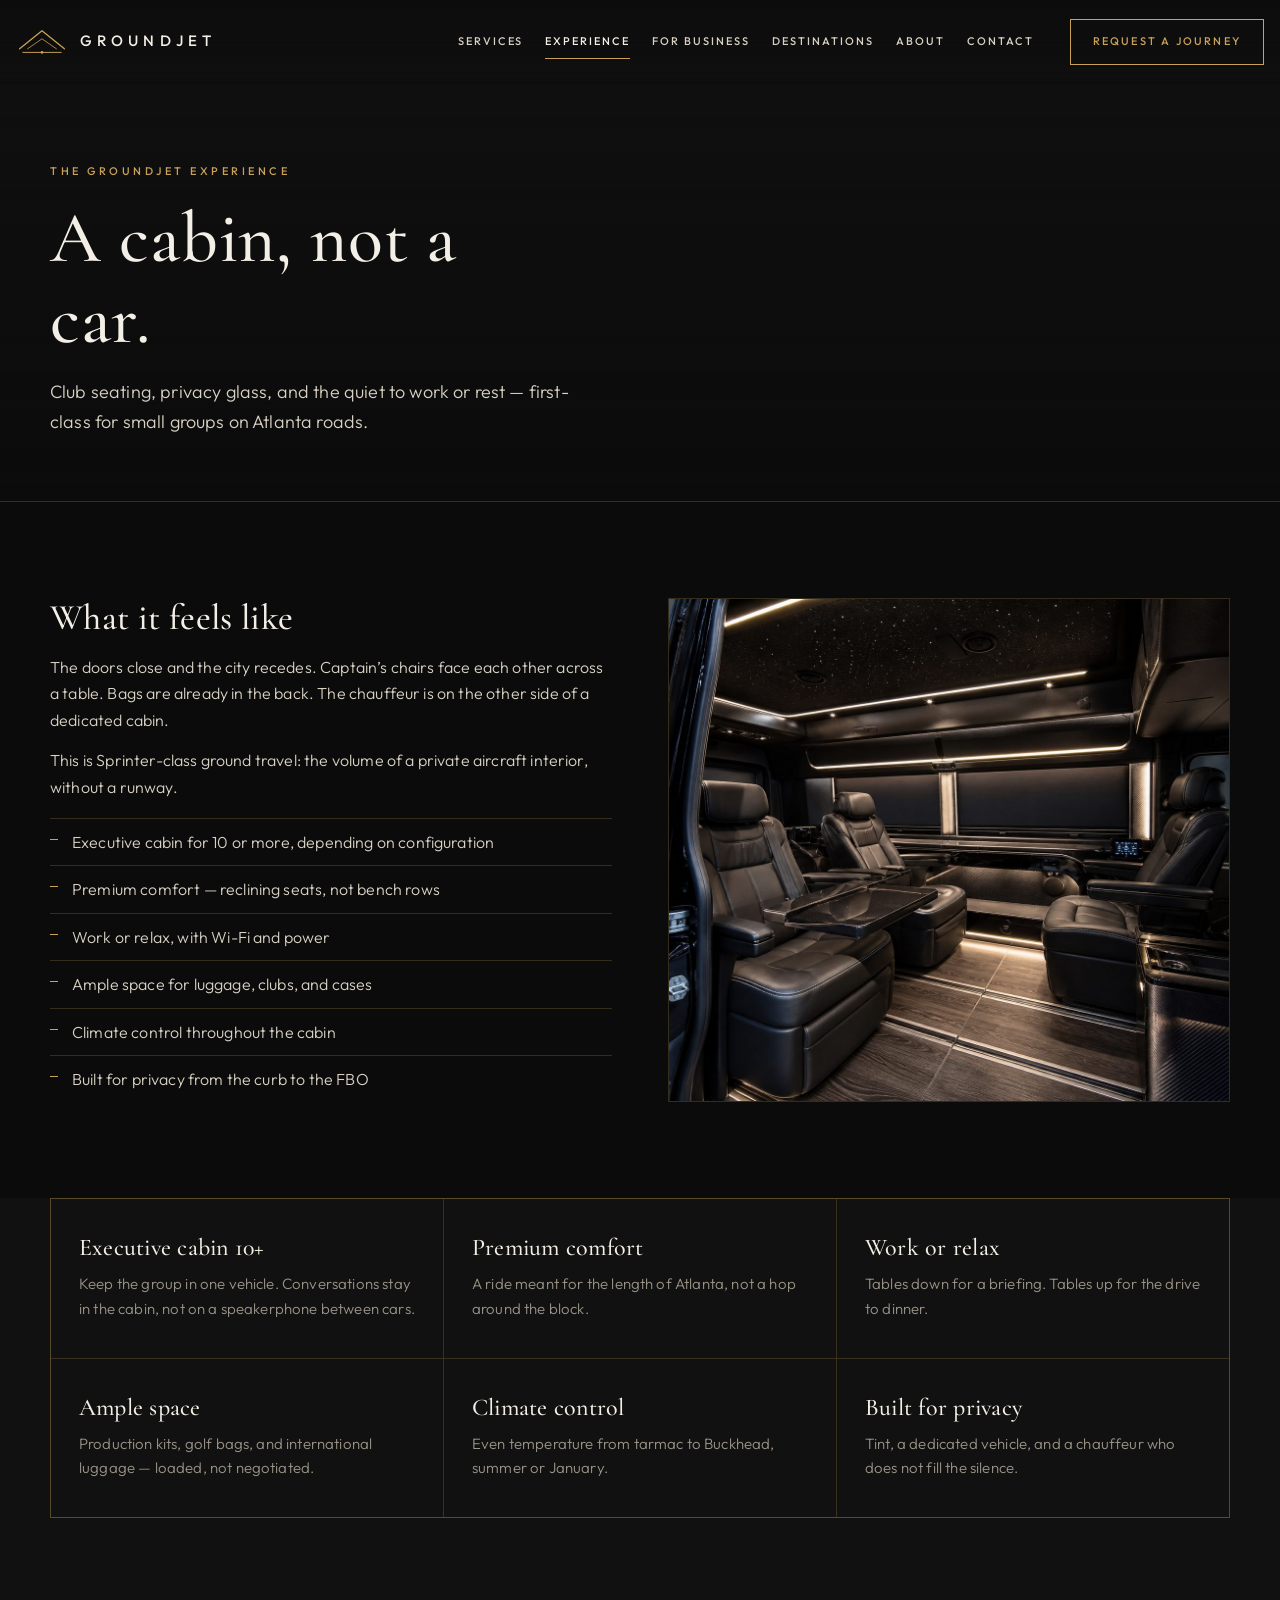
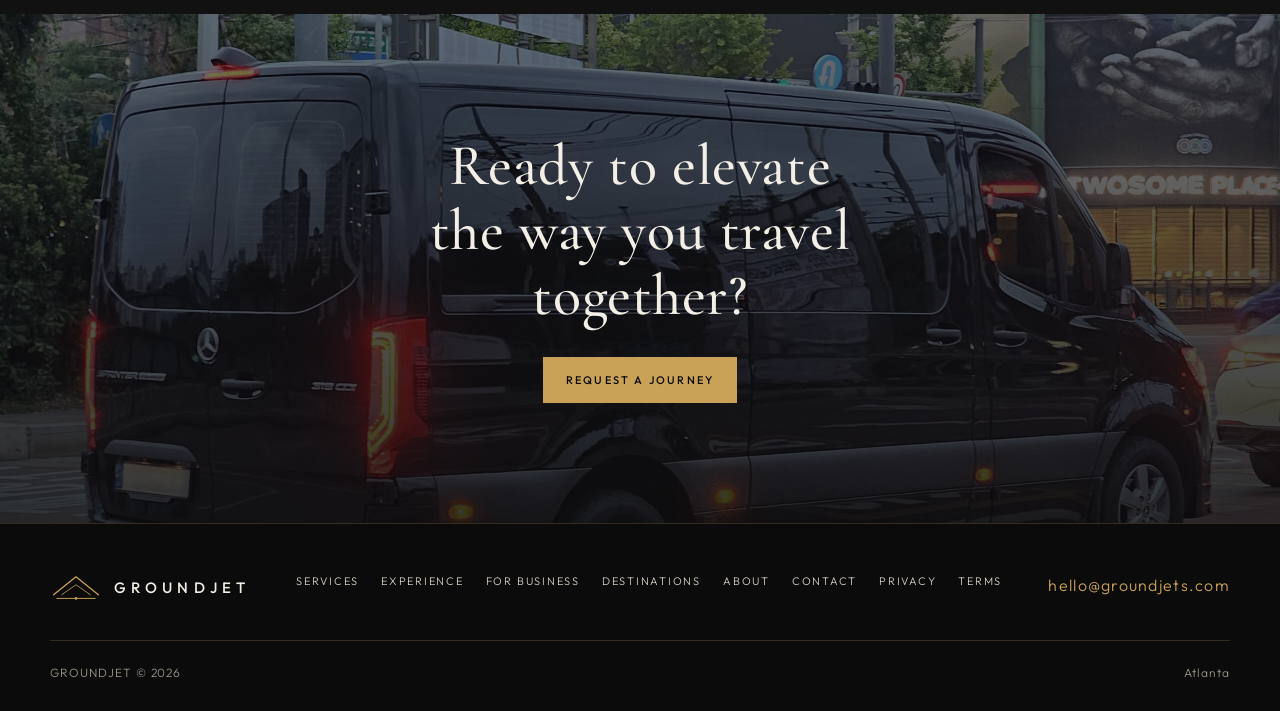
<file: docs/experience.html>
<!DOCTYPE html>
<html lang="en">
<head>
  <meta charset="utf-8">
  <meta name="viewport" content="width=device-width, initial-scale=1">
  <title>Experience — GROUNDJET</title>
  <meta name="description" content="The GROUNDJET cabin: executive seating, privacy, climate control, and room to work or rest between Atlanta airports, offices, and events.">
  <link rel="icon" href="images/mark.svg" type="image/svg+xml">
  <link rel="preconnect" href="https://fonts.googleapis.com">
  <link rel="preconnect" href="https://fonts.gstatic.com" crossorigin>
  <link href="https://fonts.googleapis.com/css2?family=Cormorant+Garamond:ital,wght@0,400;0,500;0,600;1,400&family=Outfit:wght@300;400;500;600&display=swap" rel="stylesheet">
  <link rel="stylesheet" href="css/styles.css">
</head>
<body>
  <header class="site-header scrolled">
    <div class="header-inner">
      <a class="brand" href="index.html" aria-label="GROUNDJET home">
        <svg viewBox="0 0 64 40" fill="none" aria-hidden="true"><path d="M4 28.5 L32 6 L60 28.5" stroke="currentColor" stroke-width="1.6" stroke-linecap="round" stroke-linejoin="round"/><path d="M14 28.5 L32 16 L50 28.5" stroke="currentColor" stroke-width="1.2" stroke-linecap="round" stroke-linejoin="round" opacity="0.85"/><path d="M8 33 H56" stroke="currentColor" stroke-width="1.2" stroke-linecap="round"/><circle cx="32" cy="33" r="1.6" fill="currentColor"/></svg>
        <span class="brand-name">GROUNDJET</span>
      </a>
      <nav class="nav" aria-label="Primary">
        <a href="services.html">Services</a>
        <a href="experience.html" aria-current="page">Experience</a>
        <a href="for-business.html">For Business</a>
        <a href="destinations.html">Destinations</a>
        <a href="about.html">About</a>
        <a href="contact.html">Contact</a>
      </nav>
      <a class="btn btn-outline header-cta" href="contact.html">Request a journey</a>
      <button class="menu-toggle" type="button" aria-label="Open menu" aria-expanded="false"><span></span><span></span><span></span></button>
    </div>
  </header>
  <div class="mobile-panel">
    <a href="services.html">Services</a>
    <a href="experience.html">Experience</a>
    <a href="for-business.html">For Business</a>
    <a href="destinations.html">Destinations</a>
    <a href="about.html">About</a>
    <a href="contact.html">Contact</a>
    <a class="btn btn-gold" href="contact.html" style="margin-top:20px">Request a journey</a>
  </div>

  <header class="page-hero">
    <div class="wrap">
      <span class="eyebrow">The GROUNDJET experience</span>
      <h1>A cabin, not a car.</h1>
      <p class="lede">Club seating, privacy glass, and the quiet to work or rest — first-class for small groups on Atlanta roads.</p>
    </div>
  </header>

  <section>
    <div class="wrap split">
      <div class="prose">
        <h2>What it feels like</h2>
        <p>The doors close and the city recedes. Captain’s chairs face each other across a table. Bags are already in the back. The chauffeur is on the other side of a dedicated cabin.</p>
        <p>This is Sprinter-class ground travel: the volume of a private aircraft interior, without a runway.</p>
        <ul>
          <li>Executive cabin for 10 or more, depending on configuration</li>
          <li>Premium comfort — reclining seats, not bench rows</li>
          <li>Work or relax, with Wi-Fi and power</li>
          <li>Ample space for luggage, clubs, and cases</li>
          <li>Climate control throughout the cabin</li>
          <li>Built for privacy from the curb to the FBO</li>
        </ul>
      </div>
      <img src="images/cabin.jpg" alt="Modern fitted-out Sprinter executive cabin with black leather club seating">
    </div>
  </section>

  <section class="experience" style="padding-top:0">
    <div class="wrap">
      <div class="exp-grid">
        <article class="exp-item"><h3>Executive cabin 10+</h3><p>Keep the group in one vehicle. Conversations stay in the cabin, not on a speakerphone between cars.</p></article>
        <article class="exp-item"><h3>Premium comfort</h3><p>A ride meant for the length of Atlanta, not a hop around the block.</p></article>
        <article class="exp-item"><h3>Work or relax</h3><p>Tables down for a briefing. Tables up for the drive to dinner.</p></article>
        <article class="exp-item"><h3>Ample space</h3><p>Production kits, golf bags, and international luggage — loaded, not negotiated.</p></article>
        <article class="exp-item"><h3>Climate control</h3><p>Even temperature from tarmac to Buckhead, summer or January.</p></article>
        <article class="exp-item"><h3>Built for privacy</h3><p>Tint, a dedicated vehicle, and a chauffeur who does not fill the silence.</p></article>
      </div>
    </div>
  </section>

  <section class="cta">
    <div class="cta-media"><img src="images/hero.jpg" alt="Black executive Sprinter at dusk"></div>
    <div class="cta-inner wrap">
      <h2>Ready to elevate the way you travel together?</h2>
      <a class="btn btn-gold" href="contact.html">Request a journey</a>
    </div>
  </section>

  <footer class="site-footer">
    <div class="wrap">
      <div class="footer-top">
        <a class="brand" href="index.html">
          <svg viewBox="0 0 64 40" fill="none" aria-hidden="true"><path d="M4 28.5 L32 6 L60 28.5" stroke="currentColor" stroke-width="1.6" stroke-linecap="round" stroke-linejoin="round"/><path d="M14 28.5 L32 16 L50 28.5" stroke="currentColor" stroke-width="1.2" stroke-linecap="round" stroke-linejoin="round" opacity="0.85"/><path d="M8 33 H56" stroke="currentColor" stroke-width="1.2" stroke-linecap="round"/><circle cx="32" cy="33" r="1.6" fill="currentColor"/></svg>
          <span class="brand-name">GROUNDJET</span>
        </a>
        <nav class="footer-nav">
          <a href="services.html">Services</a>
          <a href="experience.html">Experience</a>
          <a href="for-business.html">For Business</a>
          <a href="destinations.html">Destinations</a>
          <a href="about.html">About</a>
          <a href="contact.html">Contact</a>
          <a href="privacy.html">Privacy</a>
          <a href="terms.html">Terms</a>
        </nav>
        <a class="footer-mail" href="mailto:hello@groundjets.com">hello@groundjets.com</a>
      </div>
      <div class="footer-bottom"><span>GROUNDJET © 2026</span><span>Atlanta</span></div>
    </div>
  </footer>
  <script src="js/main.js"></script>
</body>
</html>
</file>
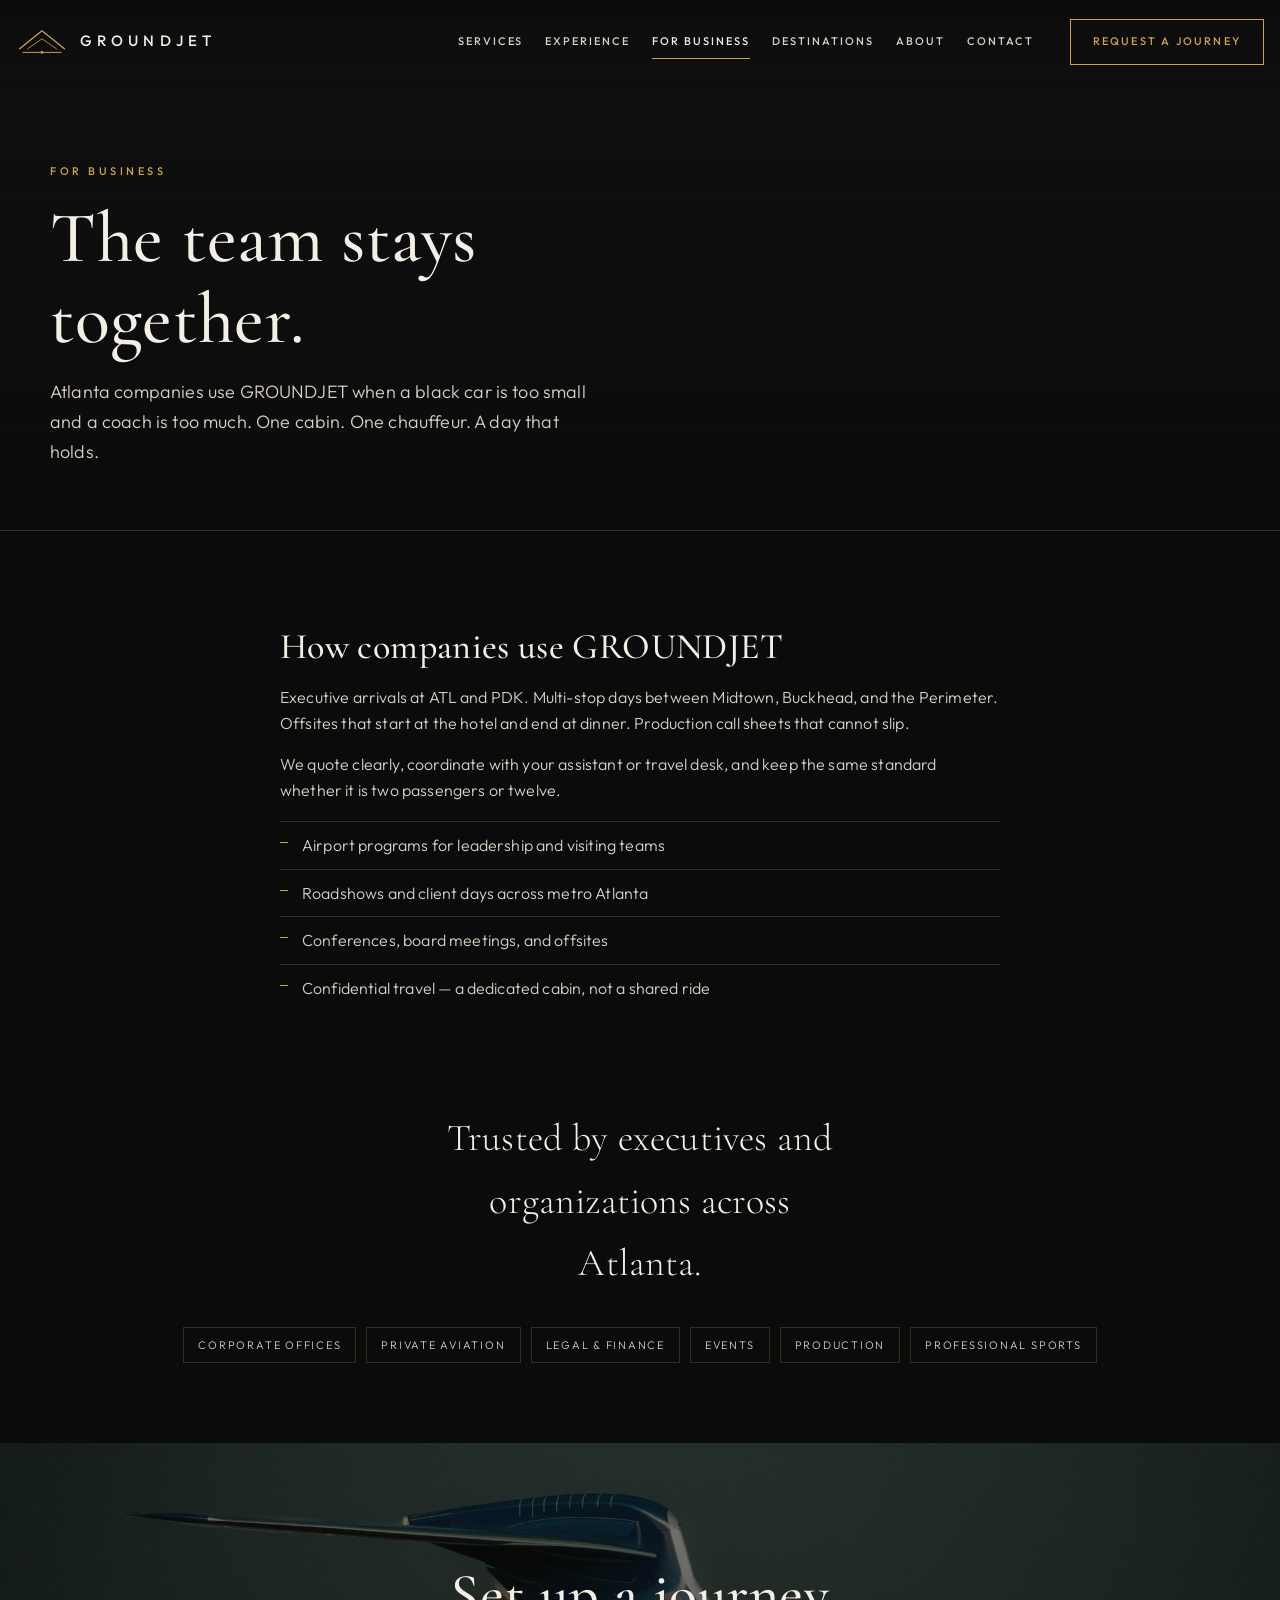
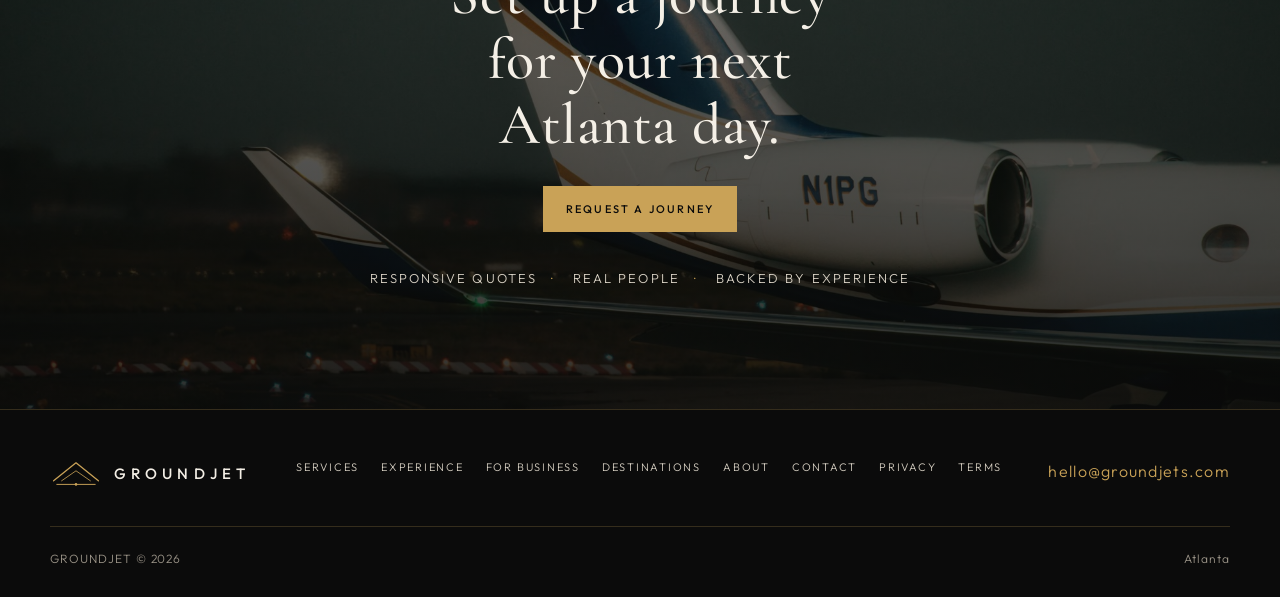
<file: docs/for-business.html>
<!DOCTYPE html>
<html lang="en">
<head>
  <meta charset="utf-8">
  <meta name="viewport" content="width=device-width, initial-scale=1">
  <title>For Business — GROUNDJET</title>
  <meta name="description" content="Executive ground transportation for Atlanta companies: airport programs, roadshows, offsites, and event days. One cabin for the team.">
  <link rel="icon" href="images/mark.svg" type="image/svg+xml">
  <link rel="preconnect" href="https://fonts.googleapis.com">
  <link rel="preconnect" href="https://fonts.gstatic.com" crossorigin>
  <link href="https://fonts.googleapis.com/css2?family=Cormorant+Garamond:ital,wght@0,400;0,500;0,600;1,400&family=Outfit:wght@300;400;500;600&display=swap" rel="stylesheet">
  <link rel="stylesheet" href="css/styles.css">
</head>
<body>
  <header class="site-header scrolled">
    <div class="header-inner">
      <a class="brand" href="index.html" aria-label="GROUNDJET home">
        <svg viewBox="0 0 64 40" fill="none" aria-hidden="true"><path d="M4 28.5 L32 6 L60 28.5" stroke="currentColor" stroke-width="1.6" stroke-linecap="round" stroke-linejoin="round"/><path d="M14 28.5 L32 16 L50 28.5" stroke="currentColor" stroke-width="1.2" stroke-linecap="round" stroke-linejoin="round" opacity="0.85"/><path d="M8 33 H56" stroke="currentColor" stroke-width="1.2" stroke-linecap="round"/><circle cx="32" cy="33" r="1.6" fill="currentColor"/></svg>
        <span class="brand-name">GROUNDJET</span>
      </a>
      <nav class="nav" aria-label="Primary">
        <a href="services.html">Services</a>
        <a href="experience.html">Experience</a>
        <a href="for-business.html" aria-current="page">For Business</a>
        <a href="destinations.html">Destinations</a>
        <a href="about.html">About</a>
        <a href="contact.html">Contact</a>
      </nav>
      <a class="btn btn-outline header-cta" href="contact.html">Request a journey</a>
      <button class="menu-toggle" type="button" aria-label="Open menu" aria-expanded="false"><span></span><span></span><span></span></button>
    </div>
  </header>
  <div class="mobile-panel">
    <a href="services.html">Services</a>
    <a href="experience.html">Experience</a>
    <a href="for-business.html">For Business</a>
    <a href="destinations.html">Destinations</a>
    <a href="about.html">About</a>
    <a href="contact.html">Contact</a>
    <a class="btn btn-gold" href="contact.html" style="margin-top:20px">Request a journey</a>
  </div>

  <header class="page-hero">
    <div class="wrap">
      <span class="eyebrow">For business</span>
      <h1>The team stays together.</h1>
      <p class="lede">Atlanta companies use GROUNDJET when a black car is too small and a coach is too much. One cabin. One chauffeur. A day that holds.</p>
    </div>
  </header>

  <section>
    <div class="wrap prose" style="max-width:720px">
      <h2>How companies use GROUNDJET</h2>
      <p>Executive arrivals at ATL and PDK. Multi-stop days between Midtown, Buckhead, and the Perimeter. Offsites that start at the hotel and end at dinner. Production call sheets that cannot slip.</p>
      <p>We quote clearly, coordinate with your assistant or travel desk, and keep the same standard whether it is two passengers or twelve.</p>
      <ul>
        <li>Airport programs for leadership and visiting teams</li>
        <li>Roadshows and client days across metro Atlanta</li>
        <li>Conferences, board meetings, and offsites</li>
        <li>Confidential travel — a dedicated cabin, not a shared ride</li>
      </ul>
    </div>
  </section>

  <section class="trust" style="padding-top:0">
    <div class="wrap">
      <p>Trusted by executives and organizations across Atlanta.</p>
      <div class="chips">
        <span class="chip">Corporate offices</span>
        <span class="chip">Private aviation</span>
        <span class="chip">Legal &amp; finance</span>
        <span class="chip">Events</span>
        <span class="chip">Production</span>
        <span class="chip">Professional sports</span>
      </div>
    </div>
  </section>

  <section class="cta">
    <div class="cta-media"><img src="images/jet-dusk.jpg" alt="Private jet on the tarmac at dusk"></div>
    <div class="cta-inner wrap">
      <h2>Set up a journey for your next Atlanta day.</h2>
      <a class="btn btn-gold" href="contact.html">Request a journey</a>
      <div class="cta-points"><span>Responsive quotes</span><span>Real people</span><span>Backed by experience</span></div>
    </div>
  </section>

  <footer class="site-footer">
    <div class="wrap">
      <div class="footer-top">
        <a class="brand" href="index.html">
          <svg viewBox="0 0 64 40" fill="none" aria-hidden="true"><path d="M4 28.5 L32 6 L60 28.5" stroke="currentColor" stroke-width="1.6" stroke-linecap="round" stroke-linejoin="round"/><path d="M14 28.5 L32 16 L50 28.5" stroke="currentColor" stroke-width="1.2" stroke-linecap="round" stroke-linejoin="round" opacity="0.85"/><path d="M8 33 H56" stroke="currentColor" stroke-width="1.2" stroke-linecap="round"/><circle cx="32" cy="33" r="1.6" fill="currentColor"/></svg>
          <span class="brand-name">GROUNDJET</span>
        </a>
        <nav class="footer-nav">
          <a href="services.html">Services</a>
          <a href="experience.html">Experience</a>
          <a href="for-business.html">For Business</a>
          <a href="destinations.html">Destinations</a>
          <a href="about.html">About</a>
          <a href="contact.html">Contact</a>
          <a href="privacy.html">Privacy</a>
          <a href="terms.html">Terms</a>
        </nav>
        <a class="footer-mail" href="mailto:hello@groundjets.com">hello@groundjets.com</a>
      </div>
      <div class="footer-bottom"><span>GROUNDJET © 2026</span><span>Atlanta</span></div>
    </div>
  </footer>
  <script src="js/main.js"></script>
</body>
</html>
</file>
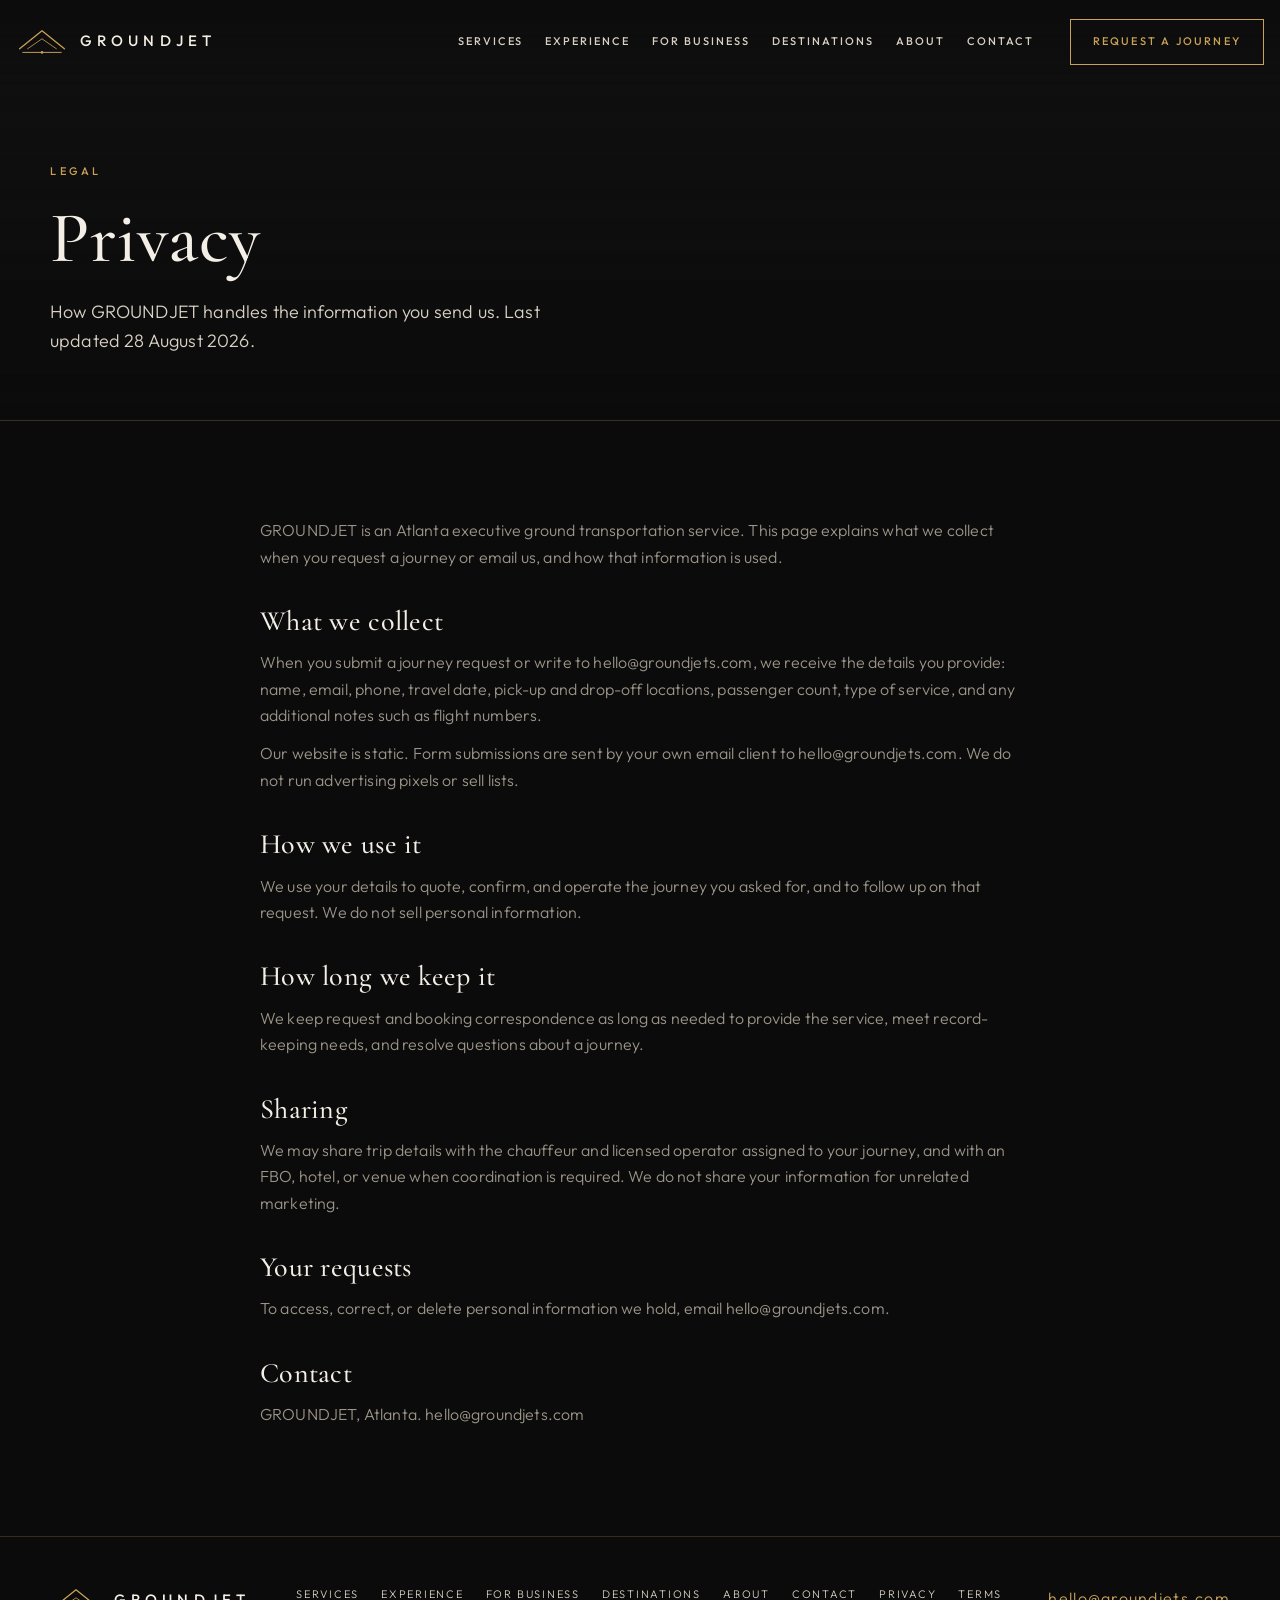
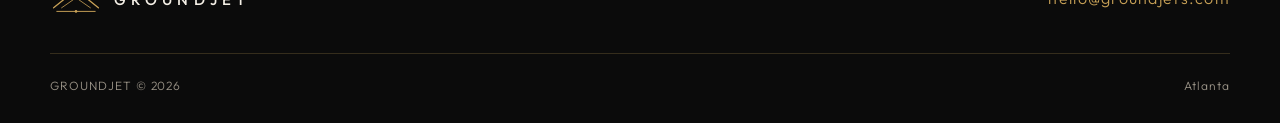
<file: docs/privacy.html>
<!DOCTYPE html>
<html lang="en">
<head>
  <meta charset="utf-8">
  <meta name="viewport" content="width=device-width, initial-scale=1">
  <title>Privacy — GROUNDJET</title>
  <meta name="description" content="GROUNDJET privacy policy. How we handle journey requests and contact details.">
  <link rel="icon" href="images/mark.svg" type="image/svg+xml">
  <link rel="preconnect" href="https://fonts.googleapis.com">
  <link rel="preconnect" href="https://fonts.gstatic.com" crossorigin>
  <link href="https://fonts.googleapis.com/css2?family=Cormorant+Garamond:ital,wght@0,400;0,500;0,600;1,400&family=Outfit:wght@300;400;500;600&display=swap" rel="stylesheet">
  <link rel="stylesheet" href="css/styles.css">
</head>
<body>
  <header class="site-header scrolled">
    <div class="header-inner">
      <a class="brand" href="index.html" aria-label="GROUNDJET home">
        <svg viewBox="0 0 64 40" fill="none" aria-hidden="true"><path d="M4 28.5 L32 6 L60 28.5" stroke="currentColor" stroke-width="1.6" stroke-linecap="round" stroke-linejoin="round"/><path d="M14 28.5 L32 16 L50 28.5" stroke="currentColor" stroke-width="1.2" stroke-linecap="round" stroke-linejoin="round" opacity="0.85"/><path d="M8 33 H56" stroke="currentColor" stroke-width="1.2" stroke-linecap="round"/><circle cx="32" cy="33" r="1.6" fill="currentColor"/></svg>
        <span class="brand-name">GROUNDJET</span>
      </a>
      <nav class="nav" aria-label="Primary">
        <a href="services.html">Services</a>
        <a href="experience.html">Experience</a>
        <a href="for-business.html">For Business</a>
        <a href="destinations.html">Destinations</a>
        <a href="about.html">About</a>
        <a href="contact.html">Contact</a>
      </nav>
      <a class="btn btn-outline header-cta" href="contact.html">Request a journey</a>
      <button class="menu-toggle" type="button" aria-label="Open menu" aria-expanded="false"><span></span><span></span><span></span></button>
    </div>
  </header>
  <div class="mobile-panel">
    <a href="services.html">Services</a>
    <a href="experience.html">Experience</a>
    <a href="for-business.html">For Business</a>
    <a href="destinations.html">Destinations</a>
    <a href="about.html">About</a>
    <a href="contact.html">Contact</a>
    <a class="btn btn-gold" href="contact.html" style="margin-top:20px">Request a journey</a>
  </div>

  <header class="page-hero">
    <div class="wrap">
      <span class="eyebrow">Legal</span>
      <h1>Privacy</h1>
      <p class="lede">How GROUNDJET handles the information you send us. Last updated 28 August 2026.</p>
    </div>
  </header>

  <section>
    <div class="wrap legal">
      <p>GROUNDJET is an Atlanta executive ground transportation service. This page explains what we collect when you request a journey or email us, and how that information is used.</p>
      <h2>What we collect</h2>
      <p>When you submit a journey request or write to hello@groundjets.com, we receive the details you provide: name, email, phone, travel date, pick-up and drop-off locations, passenger count, type of service, and any additional notes such as flight numbers.</p>
      <p>Our website is static. Form submissions are sent by your own email client to hello@groundjets.com. We do not run advertising pixels or sell lists.</p>
      <h2>How we use it</h2>
      <p>We use your details to quote, confirm, and operate the journey you asked for, and to follow up on that request. We do not sell personal information.</p>
      <h2>How long we keep it</h2>
      <p>We keep request and booking correspondence as long as needed to provide the service, meet record-keeping needs, and resolve questions about a journey.</p>
      <h2>Sharing</h2>
      <p>We may share trip details with the chauffeur and licensed operator assigned to your journey, and with an FBO, hotel, or venue when coordination is required. We do not share your information for unrelated marketing.</p>
      <h2>Your requests</h2>
      <p>To access, correct, or delete personal information we hold, email hello@groundjets.com.</p>
      <h2>Contact</h2>
      <p>GROUNDJET, Atlanta. hello@groundjets.com</p>
    </div>
  </section>

  <footer class="site-footer">
    <div class="wrap">
      <div class="footer-top">
        <a class="brand" href="index.html">
          <svg viewBox="0 0 64 40" fill="none" aria-hidden="true"><path d="M4 28.5 L32 6 L60 28.5" stroke="currentColor" stroke-width="1.6" stroke-linecap="round" stroke-linejoin="round"/><path d="M14 28.5 L32 16 L50 28.5" stroke="currentColor" stroke-width="1.2" stroke-linecap="round" stroke-linejoin="round" opacity="0.85"/><path d="M8 33 H56" stroke="currentColor" stroke-width="1.2" stroke-linecap="round"/><circle cx="32" cy="33" r="1.6" fill="currentColor"/></svg>
          <span class="brand-name">GROUNDJET</span>
        </a>
        <nav class="footer-nav">
          <a href="services.html">Services</a>
          <a href="experience.html">Experience</a>
          <a href="for-business.html">For Business</a>
          <a href="destinations.html">Destinations</a>
          <a href="about.html">About</a>
          <a href="contact.html">Contact</a>
          <a href="privacy.html">Privacy</a>
          <a href="terms.html">Terms</a>
        </nav>
        <a class="footer-mail" href="mailto:hello@groundjets.com">hello@groundjets.com</a>
      </div>
      <div class="footer-bottom"><span>GROUNDJET © 2026</span><span>Atlanta</span></div>
    </div>
  </footer>
  <script src="js/main.js"></script>
</body>
</html>
</file>
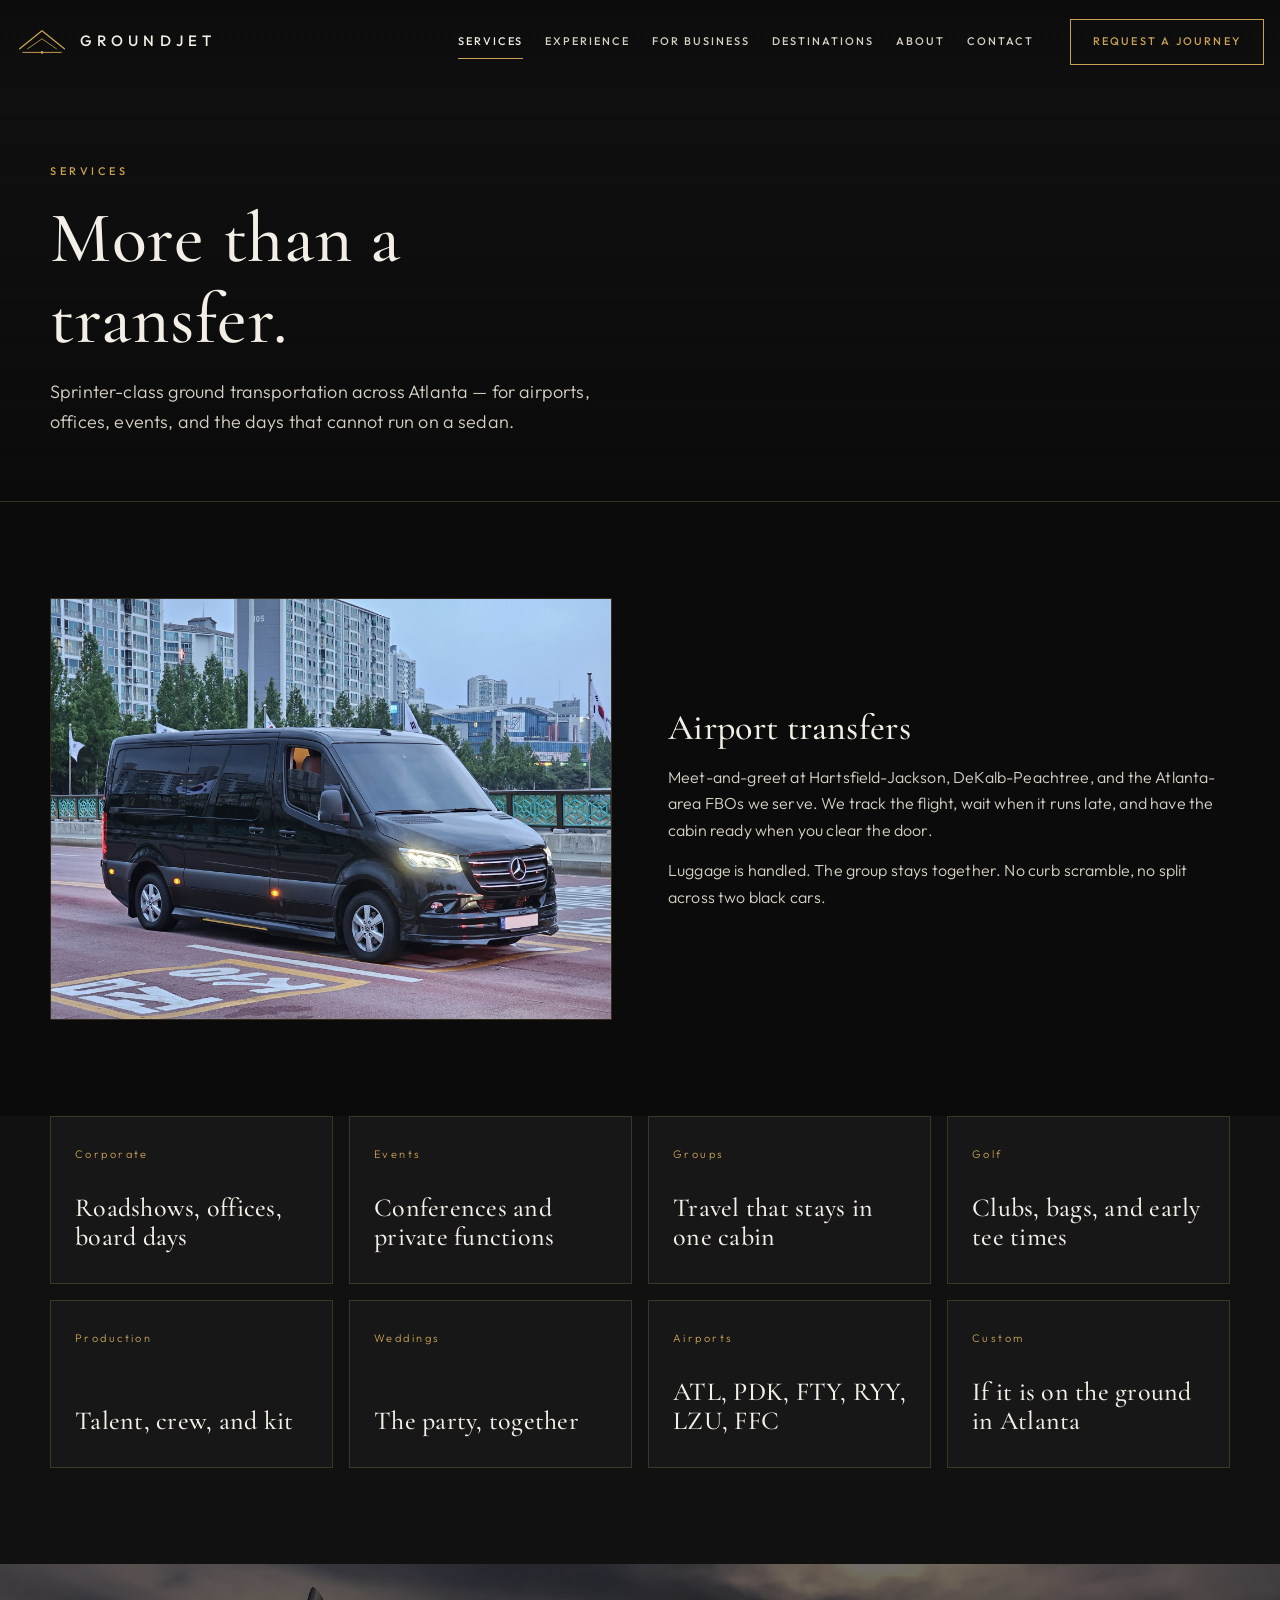
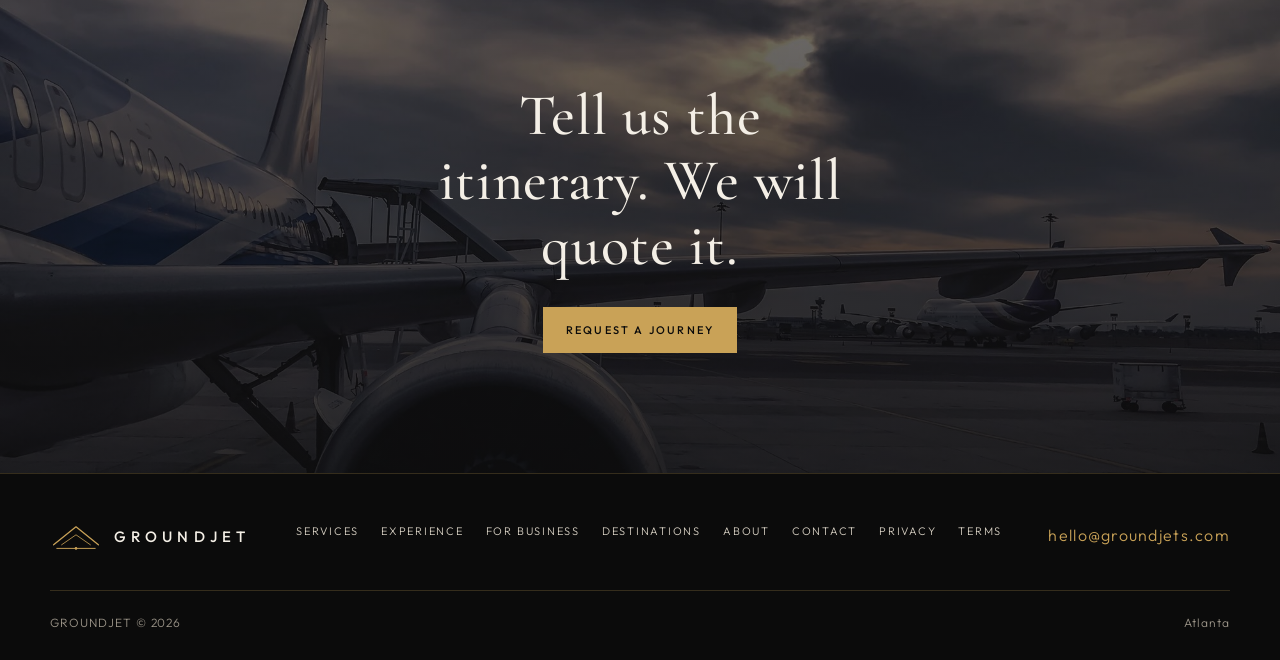
<file: docs/services.html>
<!DOCTYPE html>
<html lang="en">
<head>
  <meta charset="utf-8">
  <meta name="viewport" content="width=device-width, initial-scale=1">
  <title>Services — GROUNDJET</title>
  <meta name="description" content="Airport transfers, corporate travel, events, and custom journeys in Atlanta. Sprinter-class executive ground transportation.">
  <link rel="icon" href="images/mark.svg" type="image/svg+xml">
  <link rel="preconnect" href="https://fonts.googleapis.com">
  <link rel="preconnect" href="https://fonts.gstatic.com" crossorigin>
  <link href="https://fonts.googleapis.com/css2?family=Cormorant+Garamond:ital,wght@0,400;0,500;0,600;1,400&family=Outfit:wght@300;400;500;600&display=swap" rel="stylesheet">
  <link rel="stylesheet" href="css/styles.css">
</head>
<body>
  <header class="site-header scrolled">
    <div class="header-inner">
      <a class="brand" href="index.html" aria-label="GROUNDJET home">
        <svg viewBox="0 0 64 40" fill="none" aria-hidden="true"><path d="M4 28.5 L32 6 L60 28.5" stroke="currentColor" stroke-width="1.6" stroke-linecap="round" stroke-linejoin="round"/><path d="M14 28.5 L32 16 L50 28.5" stroke="currentColor" stroke-width="1.2" stroke-linecap="round" stroke-linejoin="round" opacity="0.85"/><path d="M8 33 H56" stroke="currentColor" stroke-width="1.2" stroke-linecap="round"/><circle cx="32" cy="33" r="1.6" fill="currentColor"/></svg>
        <span class="brand-name">GROUNDJET</span>
      </a>
      <nav class="nav" aria-label="Primary">
        <a href="services.html" aria-current="page">Services</a>
        <a href="experience.html">Experience</a>
        <a href="for-business.html">For Business</a>
        <a href="destinations.html">Destinations</a>
        <a href="about.html">About</a>
        <a href="contact.html">Contact</a>
      </nav>
      <a class="btn btn-outline header-cta" href="contact.html">Request a journey</a>
      <button class="menu-toggle" type="button" aria-label="Open menu" aria-expanded="false"><span></span><span></span><span></span></button>
    </div>
  </header>
  <div class="mobile-panel">
    <a href="services.html">Services</a>
    <a href="experience.html">Experience</a>
    <a href="for-business.html">For Business</a>
    <a href="destinations.html">Destinations</a>
    <a href="about.html">About</a>
    <a href="contact.html">Contact</a>
    <a class="btn btn-gold" href="contact.html" style="margin-top:20px">Request a journey</a>
  </div>

  <header class="page-hero">
    <div class="wrap">
      <span class="eyebrow">Services</span>
      <h1>More than a transfer.</h1>
      <p class="lede">Sprinter-class ground transportation across Atlanta — for airports, offices, events, and the days that cannot run on a sedan.</p>
    </div>
  </header>

  <section>
    <div class="wrap split">
      <img src="images/van.jpg" alt="Black Mercedes-Benz Sprinter executive van">
      <div class="prose">
        <h2>Airport transfers</h2>
        <p>Meet-and-greet at Hartsfield-Jackson, DeKalb-Peachtree, and the Atlanta-area FBOs we serve. We track the flight, wait when it runs late, and have the cabin ready when you clear the door.</p>
        <p>Luggage is handled. The group stays together. No curb scramble, no split across two black cars.</p>
      </div>
    </div>
  </section>

  <section class="perfect" style="padding-top:0">
    <div class="wrap">
      <div class="card-grid">
        <article class="card"><span class="card-num">Corporate</span><h3>Roadshows, offices, board days</h3></article>
        <article class="card"><span class="card-num">Events</span><h3>Conferences and private functions</h3></article>
        <article class="card"><span class="card-num">Groups</span><h3>Travel that stays in one cabin</h3></article>
        <article class="card"><span class="card-num">Golf</span><h3>Clubs, bags, and early tee times</h3></article>
        <article class="card"><span class="card-num">Production</span><h3>Talent, crew, and kit</h3></article>
        <article class="card"><span class="card-num">Weddings</span><h3>The party, together</h3></article>
        <article class="card"><span class="card-num">Airports</span><h3>ATL, PDK, FTY, RYY, LZU, FFC</h3></article>
        <article class="card"><span class="card-num">Custom</span><h3>If it is on the ground in Atlanta</h3></article>
      </div>
    </div>
  </section>

  <section class="cta">
    <div class="cta-media"><img src="images/airport.jpg" alt="Aircraft on the tarmac at dusk"></div>
    <div class="cta-inner wrap">
      <h2>Tell us the itinerary. We will quote it.</h2>
      <a class="btn btn-gold" href="contact.html">Request a journey</a>
    </div>
  </section>

  <footer class="site-footer">
    <div class="wrap">
      <div class="footer-top">
        <a class="brand" href="index.html">
          <svg viewBox="0 0 64 40" fill="none" aria-hidden="true"><path d="M4 28.5 L32 6 L60 28.5" stroke="currentColor" stroke-width="1.6" stroke-linecap="round" stroke-linejoin="round"/><path d="M14 28.5 L32 16 L50 28.5" stroke="currentColor" stroke-width="1.2" stroke-linecap="round" stroke-linejoin="round" opacity="0.85"/><path d="M8 33 H56" stroke="currentColor" stroke-width="1.2" stroke-linecap="round"/><circle cx="32" cy="33" r="1.6" fill="currentColor"/></svg>
          <span class="brand-name">GROUNDJET</span>
        </a>
        <nav class="footer-nav">
          <a href="services.html">Services</a>
          <a href="experience.html">Experience</a>
          <a href="for-business.html">For Business</a>
          <a href="destinations.html">Destinations</a>
          <a href="about.html">About</a>
          <a href="contact.html">Contact</a>
          <a href="privacy.html">Privacy</a>
          <a href="terms.html">Terms</a>
        </nav>
        <a class="footer-mail" href="mailto:hello@groundjets.com">hello@groundjets.com</a>
      </div>
      <div class="footer-bottom"><span>GROUNDJET © 2026</span><span>Atlanta</span></div>
    </div>
  </footer>
  <script src="js/main.js"></script>
</body>
</html>
</file>
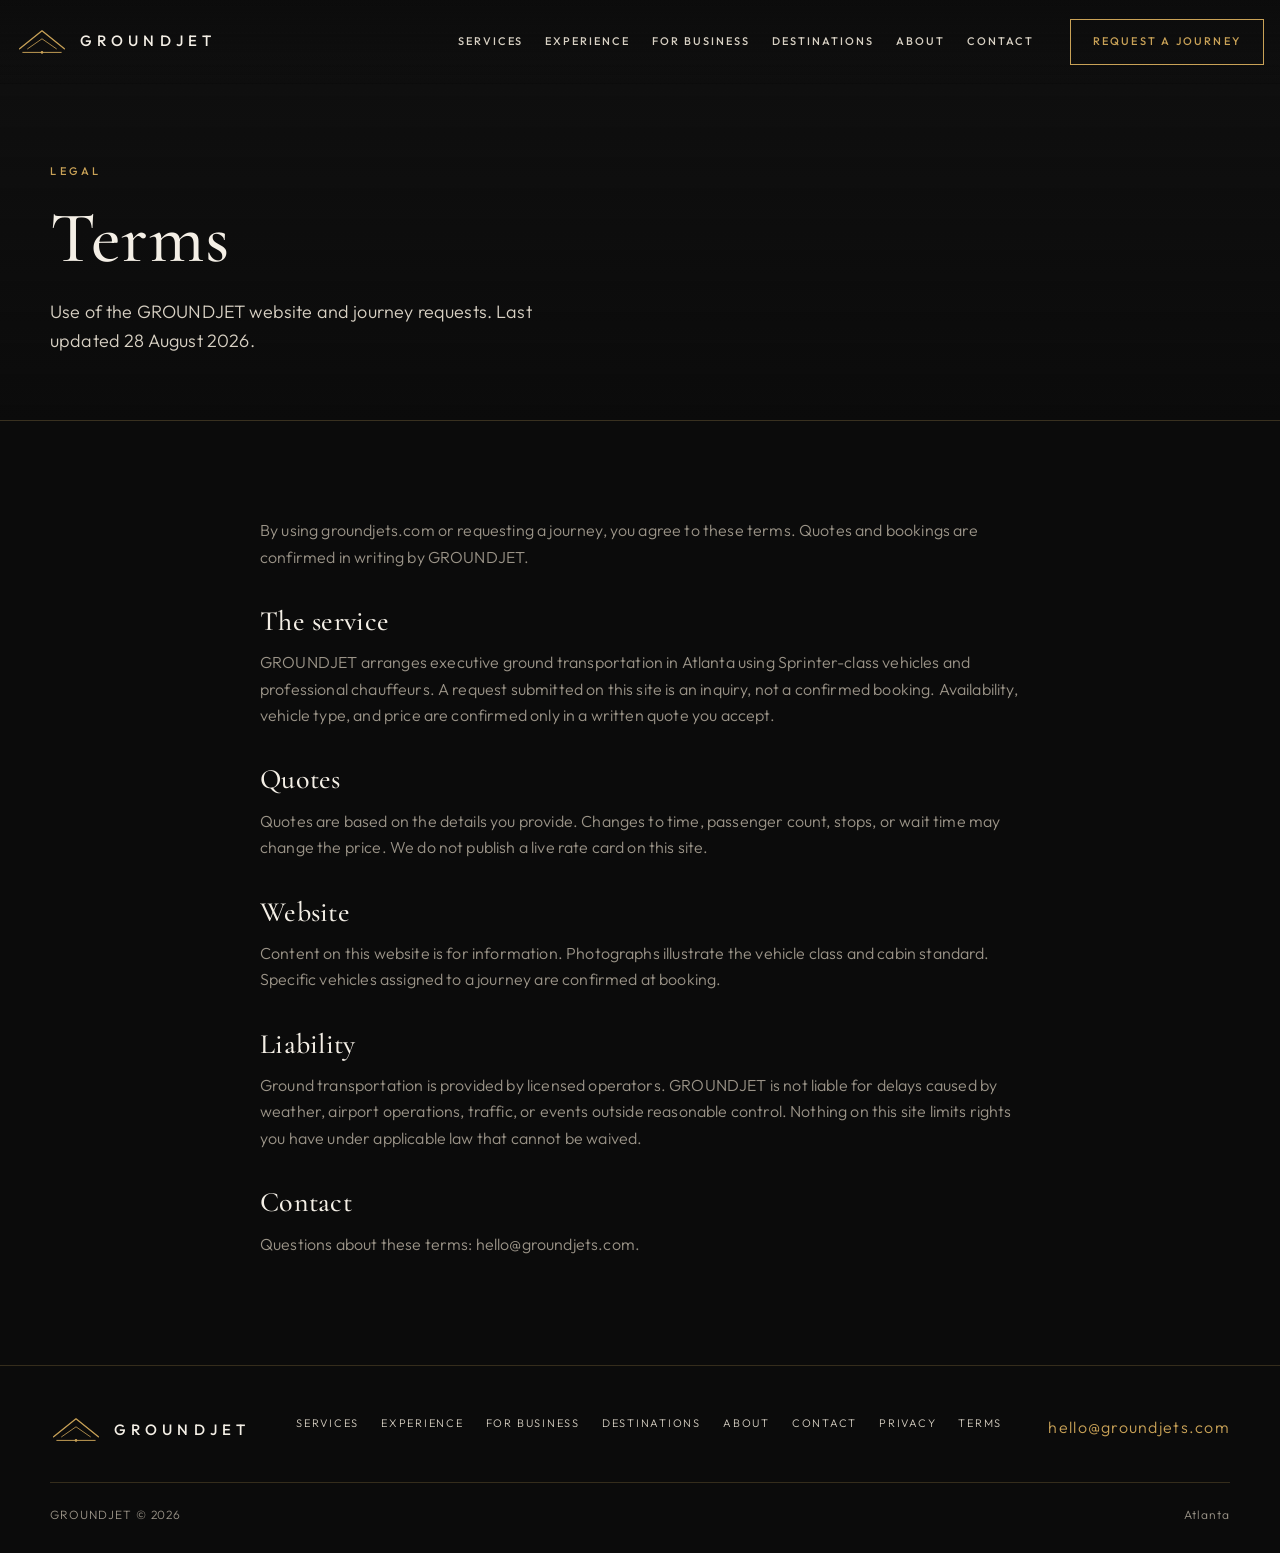
<file: docs/terms.html>
<!DOCTYPE html>
<html lang="en">
<head>
  <meta charset="utf-8">
  <meta name="viewport" content="width=device-width, initial-scale=1">
  <title>Terms — GROUNDJET</title>
  <meta name="description" content="GROUNDJET terms of use for the website and journey requests.">
  <link rel="icon" href="images/mark.svg" type="image/svg+xml">
  <link rel="preconnect" href="https://fonts.googleapis.com">
  <link rel="preconnect" href="https://fonts.gstatic.com" crossorigin>
  <link href="https://fonts.googleapis.com/css2?family=Cormorant+Garamond:ital,wght@0,400;0,500;0,600;1,400&family=Outfit:wght@300;400;500;600&display=swap" rel="stylesheet">
  <link rel="stylesheet" href="css/styles.css">
</head>
<body>
  <header class="site-header scrolled">
    <div class="header-inner">
      <a class="brand" href="index.html" aria-label="GROUNDJET home">
        <svg viewBox="0 0 64 40" fill="none" aria-hidden="true"><path d="M4 28.5 L32 6 L60 28.5" stroke="currentColor" stroke-width="1.6" stroke-linecap="round" stroke-linejoin="round"/><path d="M14 28.5 L32 16 L50 28.5" stroke="currentColor" stroke-width="1.2" stroke-linecap="round" stroke-linejoin="round" opacity="0.85"/><path d="M8 33 H56" stroke="currentColor" stroke-width="1.2" stroke-linecap="round"/><circle cx="32" cy="33" r="1.6" fill="currentColor"/></svg>
        <span class="brand-name">GROUNDJET</span>
      </a>
      <nav class="nav" aria-label="Primary">
        <a href="services.html">Services</a>
        <a href="experience.html">Experience</a>
        <a href="for-business.html">For Business</a>
        <a href="destinations.html">Destinations</a>
        <a href="about.html">About</a>
        <a href="contact.html">Contact</a>
      </nav>
      <a class="btn btn-outline header-cta" href="contact.html">Request a journey</a>
      <button class="menu-toggle" type="button" aria-label="Open menu" aria-expanded="false"><span></span><span></span><span></span></button>
    </div>
  </header>
  <div class="mobile-panel">
    <a href="services.html">Services</a>
    <a href="experience.html">Experience</a>
    <a href="for-business.html">For Business</a>
    <a href="destinations.html">Destinations</a>
    <a href="about.html">About</a>
    <a href="contact.html">Contact</a>
    <a class="btn btn-gold" href="contact.html" style="margin-top:20px">Request a journey</a>
  </div>

  <header class="page-hero">
    <div class="wrap">
      <span class="eyebrow">Legal</span>
      <h1>Terms</h1>
      <p class="lede">Use of the GROUNDJET website and journey requests. Last updated 28 August 2026.</p>
    </div>
  </header>

  <section>
    <div class="wrap legal">
      <p>By using groundjets.com or requesting a journey, you agree to these terms. Quotes and bookings are confirmed in writing by GROUNDJET.</p>
      <h2>The service</h2>
      <p>GROUNDJET arranges executive ground transportation in Atlanta using Sprinter-class vehicles and professional chauffeurs. A request submitted on this site is an inquiry, not a confirmed booking. Availability, vehicle type, and price are confirmed only in a written quote you accept.</p>
      <h2>Quotes</h2>
      <p>Quotes are based on the details you provide. Changes to time, passenger count, stops, or wait time may change the price. We do not publish a live rate card on this site.</p>
      <h2>Website</h2>
      <p>Content on this website is for information. Photographs illustrate the vehicle class and cabin standard. Specific vehicles assigned to a journey are confirmed at booking.</p>
      <h2>Liability</h2>
      <p>Ground transportation is provided by licensed operators. GROUNDJET is not liable for delays caused by weather, airport operations, traffic, or events outside reasonable control. Nothing on this site limits rights you have under applicable law that cannot be waived.</p>
      <h2>Contact</h2>
      <p>Questions about these terms: hello@groundjets.com.</p>
    </div>
  </section>

  <footer class="site-footer">
    <div class="wrap">
      <div class="footer-top">
        <a class="brand" href="index.html">
          <svg viewBox="0 0 64 40" fill="none" aria-hidden="true"><path d="M4 28.5 L32 6 L60 28.5" stroke="currentColor" stroke-width="1.6" stroke-linecap="round" stroke-linejoin="round"/><path d="M14 28.5 L32 16 L50 28.5" stroke="currentColor" stroke-width="1.2" stroke-linecap="round" stroke-linejoin="round" opacity="0.85"/><path d="M8 33 H56" stroke="currentColor" stroke-width="1.2" stroke-linecap="round"/><circle cx="32" cy="33" r="1.6" fill="currentColor"/></svg>
          <span class="brand-name">GROUNDJET</span>
        </a>
        <nav class="footer-nav">
          <a href="services.html">Services</a>
          <a href="experience.html">Experience</a>
          <a href="for-business.html">For Business</a>
          <a href="destinations.html">Destinations</a>
          <a href="about.html">About</a>
          <a href="contact.html">Contact</a>
          <a href="privacy.html">Privacy</a>
          <a href="terms.html">Terms</a>
        </nav>
        <a class="footer-mail" href="mailto:hello@groundjets.com">hello@groundjets.com</a>
      </div>
      <div class="footer-bottom"><span>GROUNDJET © 2026</span><span>Atlanta</span></div>
    </div>
  </footer>
  <script src="js/main.js"></script>
</body>
</html>
</file>
<file: docs/css/styles.css>
:root {
  --bg: #0b0b0b;
  --bg-2: #111111;
  --bg-3: #171717;
  --ink: #0b0b0b;
  --cream: #f4efe6;
  --cream-dim: #d8d1c4;
  --muted: #9b9488;
  --gold: #c9a257;
  --gold-2: #e4c57a;
  --gold-3: #8d7036;
  --line: rgba(201, 162, 87, 0.22);
  --line-strong: rgba(201, 162, 87, 0.45);
  --shadow: 0 24px 60px rgba(0, 0, 0, 0.45);
  --serif: "Cormorant Garamond", "Iowan Old Style", Georgia, serif;
  --sans: "Outfit", "Avenir Next", "Segoe UI", sans-serif;
  --max: 1180px;
  --header: 84px;
}

*, *::before, *::after { box-sizing: border-box; }
html { scroll-behavior: smooth; }
html, body { margin: 0; padding: 0; }
body {
  background: var(--bg);
  color: var(--cream);
  font-family: var(--sans);
  font-weight: 300;
  font-size: 16px;
  line-height: 1.65;
  letter-spacing: 0.01em;
  -webkit-font-smoothing: antialiased;
}
img { max-width: 100%; display: block; }
a { color: inherit; text-decoration: none; }
button, input, select, textarea { font-family: inherit; }
h1, h2, h3, h4 { font-family: var(--serif); font-weight: 500; letter-spacing: 0.01em; line-height: 1.12; margin: 0; }
p { margin: 0; }

.eyebrow {
  display: inline-block;
  color: var(--gold);
  font-size: 11px;
  font-weight: 500;
  letter-spacing: 0.32em;
  text-transform: uppercase;
  margin-bottom: 18px;
}
.wrap { width: min(var(--max), calc(100% - 40px)); margin: 0 auto; }
.wrap-wide { width: min(1280px, calc(100% - 40px)); margin: 0 auto; }

/* Header */
.site-header {
  position: fixed;
  top: 0; left: 0; right: 0;
  z-index: 50;
  height: var(--header);
  display: flex;
  align-items: center;
  background: linear-gradient(to bottom, rgba(11,11,11,0.72), rgba(11,11,11,0));
  transition: background 0.3s ease, border-color 0.3s ease, backdrop-filter 0.3s ease;
  border-bottom: 1px solid transparent;
}
.site-header.scrolled {
  background: rgba(11, 11, 11, 0.94);
  backdrop-filter: blur(16px);
  border-bottom-color: var(--line);
}
.header-inner {
  width: min(1280px, calc(100% - 32px));
  margin: 0 auto;
  display: flex;
  align-items: center;
  gap: 28px;
}
.brand {
  display: flex;
  align-items: center;
  gap: 12px;
  flex-shrink: 0;
  color: var(--gold);
}
.brand svg { width: 52px; height: 32px; }
.brand-name {
  font-family: var(--sans);
  font-weight: 500;
  font-size: 15px;
  letter-spacing: 0.34em;
  color: var(--cream);
}
.nav {
  display: flex;
  align-items: center;
  gap: 22px;
  margin-left: auto;
}
.nav a {
  font-size: 11px;
  font-weight: 500;
  letter-spacing: 0.18em;
  color: var(--cream-dim);
  text-transform: uppercase;
  padding: 8px 0;
  border-bottom: 1px solid transparent;
}
.nav a:hover, .nav a[aria-current="page"] {
  color: var(--cream);
  border-bottom-color: var(--gold);
}
.btn {
  display: inline-flex;
  align-items: center;
  justify-content: center;
  gap: 10px;
  min-height: 46px;
  padding: 0 22px;
  font-size: 11px;
  font-weight: 500;
  letter-spacing: 0.2em;
  text-transform: uppercase;
  cursor: pointer;
  border: 1px solid var(--gold);
  transition: background 0.2s, color 0.2s, border-color 0.2s, transform 0.2s;
}
.btn-gold { background: var(--gold); color: var(--ink); border-color: var(--gold); }
.btn-gold:hover { background: var(--gold-2); border-color: var(--gold-2); }
.btn-outline { background: transparent; color: var(--gold); }
.btn-outline:hover { background: var(--gold); color: var(--ink); }
.btn-ghost { background: transparent; color: var(--cream); border-color: rgba(244,239,230,0.35); }
.btn-ghost:hover { border-color: var(--cream); }
.header-cta { margin-left: 8px; flex-shrink: 0; }
.menu-toggle {
  display: none;
  margin-left: auto;
  width: 44px; height: 44px;
  border: 1px solid var(--line);
  background: transparent;
  color: var(--cream);
  cursor: pointer;
  padding: 0;
}
.menu-toggle span {
  display: block;
  width: 18px; height: 1px;
  background: currentColor;
  margin: 5px auto;
}

/* Hero */
.hero {
  position: relative;
  min-height: 100svh;
  display: flex;
  align-items: flex-end;
  padding: calc(var(--header) + 40px) 0 72px;
  overflow: hidden;
}
.hero-media {
  position: absolute;
  inset: 0;
  z-index: 0;
}
.hero-media img {
  width: 100%; height: 100%;
  object-fit: cover;
  object-position: 62% 50%;
}
.hero-media::after {
  content: "";
  position: absolute;
  inset: 0;
  background:
    linear-gradient(90deg, rgba(11,11,11,0.82) 0%, rgba(11,11,11,0.38) 48%, rgba(11,11,11,0.55) 100%),
    linear-gradient(180deg, rgba(11,11,11,0.25) 0%, rgba(11,11,11,0.15) 40%, rgba(11,11,11,0.88) 100%);
}
.hero-content { position: relative; z-index: 1; width: min(var(--max), calc(100% - 40px)); margin: 0 auto; }
.hero-kicker {
  color: var(--gold);
  font-size: 11px;
  letter-spacing: 0.28em;
  font-weight: 500;
  margin-bottom: 22px;
}
.hero h1 {
  font-size: clamp(44px, 7vw, 84px);
  max-width: 12ch;
  color: var(--cream);
}
.hero .lede {
  margin-top: 22px;
  max-width: 38ch;
  font-size: 18px;
  color: var(--cream-dim);
  font-weight: 300;
}
.hero-actions { display: flex; flex-wrap: wrap; gap: 14px; margin-top: 36px; }

/* Sections */
section { padding: 96px 0; }
.section-head { max-width: 640px; margin-bottom: 48px; }
.section-head h2 { font-size: clamp(34px, 4.4vw, 52px); }
.section-head p { margin-top: 16px; color: var(--muted); font-size: 17px; }
.gold-rule {
  width: 48px; height: 1px;
  background: var(--gold);
  margin: 0 0 22px;
}

/* Props */
.props { background: var(--bg); border-top: 1px solid var(--line); }
.prop-grid {
  display: grid;
  grid-template-columns: repeat(4, 1fr);
  gap: 0;
  border: 1px solid var(--line);
}
.prop {
  padding: 36px 28px;
  border-right: 1px solid var(--line);
}
.prop:last-child { border-right: 0; }
.prop-icon { width: 36px; height: 36px; color: var(--gold); margin-bottom: 22px; }
.prop h3 {
  font-family: var(--sans);
  font-size: 12px;
  font-weight: 500;
  letter-spacing: 0.18em;
  text-transform: uppercase;
  margin-bottom: 12px;
}
.prop p { color: var(--muted); font-size: 15px; }

/* Perfect for */
.perfect { background: var(--bg-2); }
.card-grid {
  display: grid;
  grid-template-columns: repeat(4, 1fr);
  gap: 16px;
}
.card {
  background: var(--bg-3);
  border: 1px solid var(--line);
  padding: 28px 24px 32px;
  min-height: 168px;
  display: flex;
  flex-direction: column;
  justify-content: flex-end;
  transition: border-color 0.2s, transform 0.2s;
}
.card:hover { border-color: var(--line-strong); transform: translateY(-2px); }
.card-num {
  color: var(--gold);
  font-size: 11px;
  letter-spacing: 0.22em;
  margin-bottom: auto;
  padding-bottom: 24px;
}
.card h3 {
  font-size: 26px;
  font-weight: 500;
}

/* Why */
.why { background: var(--bg); }
.why-grid {
  display: grid;
  grid-template-columns: 1.05fr 0.95fr;
  gap: 56px;
  align-items: center;
}
.why-copy h2 { font-size: clamp(34px, 4.4vw, 50px); max-width: 16ch; }
.why-copy .intro { margin: 20px 0 28px; color: var(--cream-dim); font-size: 18px; max-width: 38ch; }
.bullets { list-style: none; padding: 0; margin: 0; }
.bullets li {
  position: relative;
  padding: 12px 0 12px 28px;
  border-top: 1px solid var(--line);
  color: var(--cream-dim);
}
.bullets li:last-child { border-bottom: 1px solid var(--line); }
.bullets li::before {
  content: "";
  position: absolute;
  left: 0; top: 20px;
  width: 10px; height: 1px;
  background: var(--gold);
}
.why-photo {
  position: relative;
  min-height: 460px;
}
.why-photo img {
  width: 100%; height: 100%;
  object-fit: cover;
  min-height: 460px;
  border: 1px solid var(--line);
}
.why-photo figcaption {
  position: absolute;
  left: 16px; bottom: 16px;
  background: rgba(11,11,11,0.72);
  border: 1px solid var(--line);
  padding: 8px 12px;
  font-size: 11px;
  letter-spacing: 0.16em;
  text-transform: uppercase;
  color: var(--gold);
}

/* How */
.how { background: var(--bg-2); }
.steps {
  display: grid;
  grid-template-columns: repeat(4, 1fr);
  gap: 0;
  counter-reset: step;
}
.step {
  padding: 8px 28px 8px 0;
  border-right: 1px solid var(--line);
  padding-right: 28px;
  margin-right: 28px;
}
.step:last-child { border-right: 0; margin-right: 0; }
.step-num {
  font-family: var(--serif);
  font-size: 42px;
  color: var(--gold);
  line-height: 1;
  margin-bottom: 16px;
}
.step h3 { font-size: 26px; margin-bottom: 10px; }
.step p { color: var(--muted); }

/* Form */
.request { background: var(--bg); }
.request-grid {
  display: grid;
  grid-template-columns: 0.8fr 1.2fr;
  gap: 64px;
}
.form {
  display: grid;
  grid-template-columns: 1fr 1fr;
  gap: 18px 16px;
}
.field { display: flex; flex-direction: column; gap: 8px; }
.field.full { grid-column: 1 / -1; }
.field label {
  font-size: 11px;
  letter-spacing: 0.18em;
  text-transform: uppercase;
  color: var(--gold);
}
.field input, .field select, .field textarea {
  background: var(--bg-3);
  border: 1px solid var(--line);
  color: var(--cream);
  padding: 14px 14px;
  font-size: 15px;
  outline: none;
  width: 100%;
  appearance: none;
  border-radius: 0;
}
.field textarea { min-height: 120px; resize: vertical; }
.field input:focus, .field select:focus, .field textarea:focus {
  border-color: var(--gold);
}
.form .btn { justify-self: start; margin-top: 8px; }
.form-success {
  display: none;
  border: 1px solid var(--line-strong);
  padding: 40px 32px;
  background: var(--bg-3);
}
.form-success.is-visible { display: block; }
.form.is-hidden { display: none; }
.form-success h3 { font-size: 34px; margin-bottom: 12px; }
.form-success p { color: var(--muted); }
.form-note { grid-column: 1 / -1; color: var(--muted); font-size: 13px; }

/* Experience band */
.experience { background: var(--bg-2); }
.exp-grid {
  display: grid;
  grid-template-columns: repeat(3, 1fr);
  gap: 1px;
  background: var(--line);
  border: 1px solid var(--line);
}
.exp-item {
  background: var(--bg-2);
  padding: 36px 28px;
}
.exp-item h3 { font-size: 24px; margin-bottom: 10px; }
.exp-item p { color: var(--muted); font-size: 15px; }

/* Trust */
.trust { background: var(--bg); text-align: center; padding: 80px 0; }
.trust p {
  font-family: var(--serif);
  font-size: clamp(26px, 3.4vw, 38px);
  max-width: 22ch;
  margin: 0 auto 32px;
}
.chips { display: flex; flex-wrap: wrap; justify-content: center; gap: 10px; }
.chip {
  border: 1px solid var(--line);
  padding: 8px 14px;
  font-size: 11px;
  letter-spacing: 0.16em;
  text-transform: uppercase;
  color: var(--cream-dim);
}

/* CTA */
.cta {
  position: relative;
  padding: 120px 0;
  overflow: hidden;
}
.cta-media { position: absolute; inset: 0; }
.cta-media img { width: 100%; height: 100%; object-fit: cover; object-position: center 40%; }
.cta-media::after {
  content: "";
  position: absolute; inset: 0;
  background: linear-gradient(180deg, rgba(11,11,11,0.55), rgba(11,11,11,0.82));
}
.cta-inner { position: relative; z-index: 1; text-align: center; }
.cta h2 { font-size: clamp(34px, 5vw, 58px); max-width: 16ch; margin: 0 auto 28px; }
.cta-points {
  display: flex;
  justify-content: center;
  gap: 36px;
  margin-top: 36px;
  color: var(--cream-dim);
  font-size: 13px;
  letter-spacing: 0.16em;
  text-transform: uppercase;
}
.cta-points span { position: relative; }
.cta-points span + span::before {
  content: "·";
  position: absolute;
  left: -22px;
  color: var(--gold);
}

/* Footer */
.site-footer {
  border-top: 1px solid var(--line);
  padding: 48px 0 28px;
  background: var(--bg);
}
.footer-top {
  display: flex;
  justify-content: space-between;
  gap: 40px;
  align-items: flex-start;
  padding-bottom: 36px;
}
.footer-nav { display: flex; flex-wrap: wrap; gap: 8px 22px; }
.footer-nav a {
  font-size: 11px;
  letter-spacing: 0.16em;
  text-transform: uppercase;
  color: var(--cream-dim);
}
.footer-nav a:hover { color: var(--gold); }
.footer-mail { color: var(--gold); letter-spacing: 0.08em; }
.footer-bottom {
  display: flex;
  justify-content: space-between;
  gap: 16px;
  flex-wrap: wrap;
  border-top: 1px solid var(--line);
  padding-top: 22px;
  color: var(--muted);
  font-size: 12px;
  letter-spacing: 0.08em;
}
.credits { color: var(--muted); font-size: 11px; }

/* Page hero */
.page-hero {
  padding: calc(var(--header) + 72px) 0 64px;
  border-bottom: 1px solid var(--line);
  background:
    linear-gradient(180deg, rgba(11,11,11,0.2), var(--bg)),
    var(--bg-2);
}
.page-hero h1 { font-size: clamp(40px, 6vw, 72px); max-width: 14ch; }
.page-hero .lede { margin-top: 18px; max-width: 46ch; color: var(--cream-dim); font-size: 18px; }

.split {
  display: grid;
  grid-template-columns: 1fr 1fr;
  gap: 56px;
  align-items: center;
}
.split img { width: 100%; height: 100%; object-fit: cover; min-height: 380px; border: 1px solid var(--line); }
.prose h2 { font-size: 36px; margin: 0 0 16px; }
.prose p + p { margin-top: 14px; }
.prose p { color: var(--cream-dim); }
.prose ul { margin: 18px 0 0; padding: 0; list-style: none; }
.prose li {
  padding: 10px 0 10px 22px;
  border-top: 1px solid var(--line);
  position: relative;
  color: var(--cream-dim);
}
.prose li::before {
  content: "";
  width: 8px; height: 1px;
  background: var(--gold);
  position: absolute;
  left: 0; top: 20px;
}

.airport-list { display: grid; grid-template-columns: 1fr 1fr; gap: 16px; }
.airport {
  border: 1px solid var(--line);
  padding: 24px;
  background: var(--bg-3);
}
.airport h3 { font-size: 22px; margin-bottom: 6px; }
.airport .code { color: var(--gold); font-size: 12px; letter-spacing: 0.2em; margin-bottom: 10px; }
.airport p { color: var(--muted); font-size: 14px; }

.legal { max-width: 760px; }
.legal h2 { font-size: 28px; margin: 36px 0 12px; }
.legal p { color: var(--muted); margin-bottom: 12px; }

.mobile-panel {
  display: none;
  position: fixed;
  inset: var(--header) 0 0 0;
  background: rgba(11,11,11,0.97);
  z-index: 40;
  padding: 28px 24px;
  flex-direction: column;
  gap: 8px;
}
.mobile-panel.open { display: flex; }
.mobile-panel a {
  font-size: 14px;
  letter-spacing: 0.2em;
  text-transform: uppercase;
  padding: 14px 0;
  border-bottom: 1px solid var(--line);
}

@media (max-width: 1024px) {
  .nav { display: none; }
  .header-cta { display: none; }
  .menu-toggle { display: block; }
  .prop-grid { grid-template-columns: 1fr 1fr; }
  .prop:nth-child(2) { border-right: 0; }
  .prop:nth-child(1), .prop:nth-child(2) { border-bottom: 1px solid var(--line); }
  .card-grid { grid-template-columns: 1fr 1fr; }
  .why-grid, .request-grid, .split { grid-template-columns: 1fr; }
  .steps { grid-template-columns: 1fr 1fr; gap: 32px 24px; }
  .step { border-right: 0; margin-right: 0; padding-right: 0; border-bottom: 1px solid var(--line); padding-bottom: 24px; }
  .exp-grid { grid-template-columns: 1fr 1fr; }
  .airport-list { grid-template-columns: 1fr; }
}

@media (max-width: 640px) {
  :root { --header: 72px; }
  .brand-name { letter-spacing: 0.22em; font-size: 13px; }
  .hero { align-items: flex-end; padding-bottom: 48px; }
  .hero h1 { font-size: 42px; }
  section { padding: 72px 0; }
  .prop-grid, .card-grid, .steps, .exp-grid, .form { grid-template-columns: 1fr; }
  .prop { border-right: 0; border-bottom: 1px solid var(--line); }
  .prop:last-child { border-bottom: 0; }
  .cta-points { flex-direction: column; gap: 10px; }
  .cta-points span + span::before { display: none; }
  .footer-top { flex-direction: column; }
  .why-photo, .why-photo img, .split img { min-height: 280px; }
}
</file>
